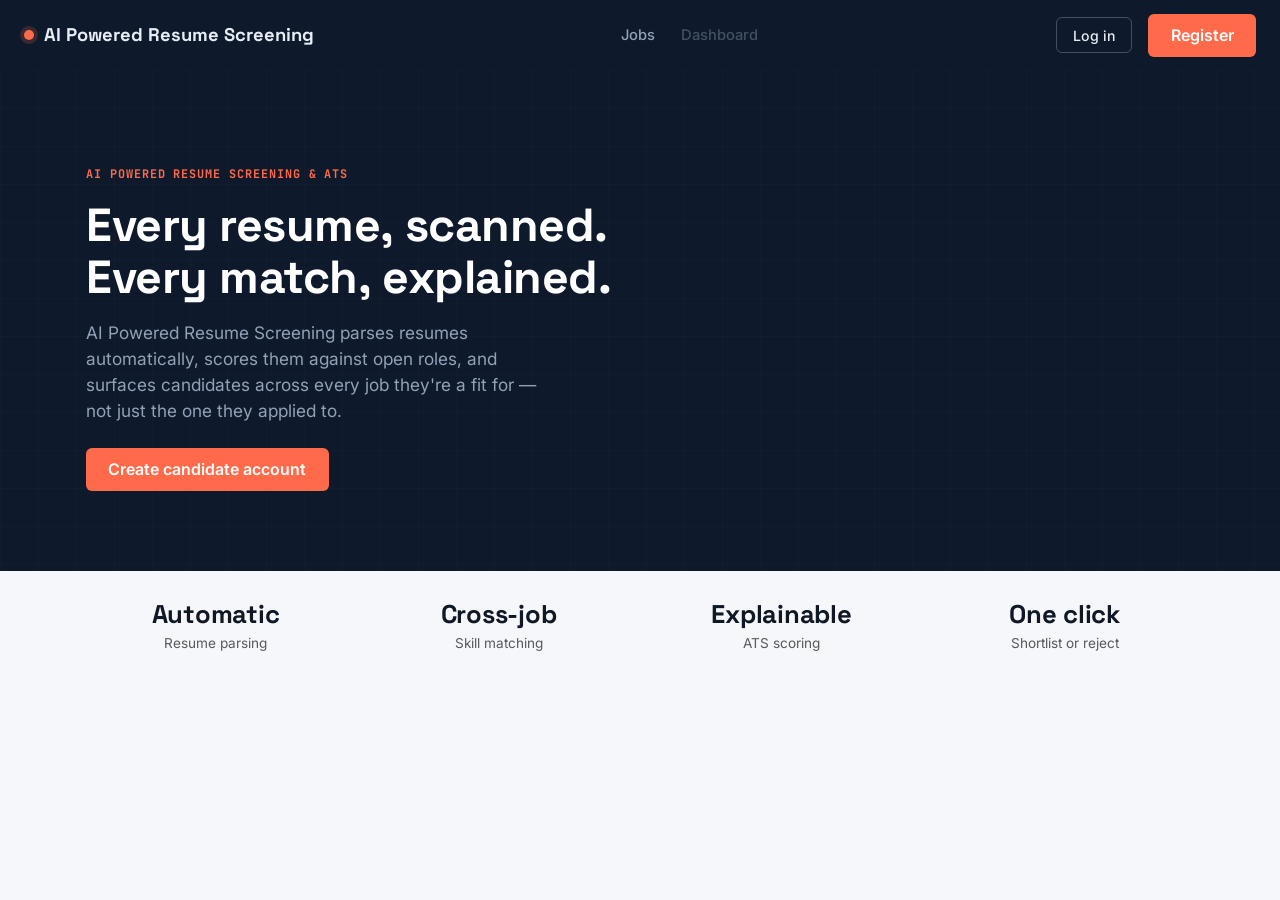
<file: frontend/index.html>
<!DOCTYPE html>
<html lang="en">
<head>
<meta charset="UTF-8">
<meta name="viewport" content="width=device-width, initial-scale=1.0">
<title>AI Powered Resume Screening &amp; Applicant Tracking</title>
<link rel="preconnect" href="https://fonts.googleapis.com">
<link href="https://fonts.googleapis.com/css2?family=Space+Grotesk:wght@500;700&family=Inter:wght@400;500;600;700&family=JetBrains+Mono:wght@500;700&display=swap" rel="stylesheet">
<link href="https://cdn.jsdelivr.net/npm/bootstrap@5.3.3/dist/css/bootstrap.min.css" rel="stylesheet">
<link rel="stylesheet" href="https://cdnjs.cloudflare.com/ajax/libs/font-awesome/6.5.2/css/all.min.css">
<link rel="stylesheet" href="css/style.css">
</head>
<body>

<div id="os-navbar-mount"></div>

<!-- Hero -->
<section class="hero" style="background: var(--ink); color: var(--text-on-ink); position: relative; overflow: hidden;">
  <div class="grid-bg" style="position:absolute; inset:0; opacity:0.25; background-image: linear-gradient(rgba(255,255,255,0.05) 1px, transparent 1px), linear-gradient(90deg, rgba(255,255,255,0.05) 1px, transparent 1px); background-size: 38px 38px;"></div>
  <div class="container position-relative" style="padding: 6rem 1rem 5rem;">
    <div class="row align-items-center g-5">
      <div class="col-lg-6">
        <div class="section-eyebrow mb-3">AI POWERED RESUME SCREENING &amp; ATS</div>
        <h1 class="font-display" style="font-size: 2.9rem; font-weight: 700; line-height: 1.12; color: #fff;">
          Every resume, scanned.<br>Every match, explained.
        </h1>
        <p class="mt-3" style="color: var(--text-on-ink-muted); font-size: 1.08rem; max-width: 480px;">
          AI Powered Resume Screening parses resumes automatically, scores them against open roles, and surfaces candidates across every job they're a fit for — not just the one they applied to.
        </p>
        <div class="d-flex gap-3 mt-4 flex-wrap">
          <a href="register.html" class="btn-os-primary">Create candidate account</a>
        </div>
      </div>
      <div class="col-lg-6">
          </div>
        </div>
      </div>
    </div>
  </div>
</section>

<!-- Stats strip -->
<!-- <section style="background: var(--surface); border-bottom: 1px solid var(--line);"> -->
  <div class="container py-4">
    <div class="row text-center g-3">
      <div class="col-6 col-md-3">
        <div class="font-display" style="font-size: 1.6rem; font-weight:700;">Automatic</div>
        <div class="text-muted" style="font-size: 0.85rem;">Resume parsing</div>
      </div>
      <div class="col-6 col-md-3">
        <div class="font-display" style="font-size: 1.6rem; font-weight:700;">Cross-job</div>
        <div class="text-muted" style="font-size: 0.85rem;">Skill matching</div>
      </div>
      <div class="col-6 col-md-3">
        <div class="font-display" style="font-size: 1.6rem; font-weight:700;">Explainable</div>
        <div class="text-muted" style="font-size: 0.85rem;">ATS scoring</div>
      </div>
      <div class="col-6 col-md-3">
        <div class="font-display" style="font-size: 1.6rem; font-weight:700;">One click</div>
        <div class="text-muted" style="font-size: 0.85rem;">Shortlist or reject</div>
      </div>
    </div>
  </div>
</section>
<script src="https://cdn.jsdelivr.net/npm/bootstrap@5.3.3/dist/js/bootstrap.bundle.min.js"></script>
<script src="js/api.js"></script>
<script src="js/ui.js"></script>
<script>
  window.__navActive = "";

  renderAtsGauge(document.getElementById("heroGauge"), 88, { size: "sm" });

  async function loadJobsPreview() {
    const mount = document.getElementById("jobsPreview");
    try {
      const jobs = await Api.listJobs("?page=1&page_size=3");
      if (!jobs.length) {
        mount.innerHTML = `<div class="col-12 text-muted">No open roles right now — check back soon.</div>`;
        return;
      }
      mount.innerHTML = jobs.map(j => `
        <div class="col-md-4">
          <div class="os-card h-100 d-flex flex-column">
            <h5 class="mb-1">${j.title}</h5>
            <div class="text-muted mb-2" style="font-size:0.85rem;"><i class="fa-regular fa-building me-1"></i>${j.company} · <i class="fa-solid fa-location-dot me-1"></i>${j.location || "Remote"}</div>
            <div class="mb-3">${(j.required_skills || []).slice(0,4).map(s => `<span class="skill-pill muted">${s}</span>`).join("")}</div>
            <a href="jobs.html?job=${j.id}" class="btn-os-outline mt-auto align-self-start">View role</a>
          </div>
        </div>
      `).join("");
    } catch (e) {
      mount.innerHTML = `<div class="col-12 text-muted">Couldn't load open roles right now.</div>`;
    }
  }
  loadJobsPreview();
</script>
</body>
</html>
</file>
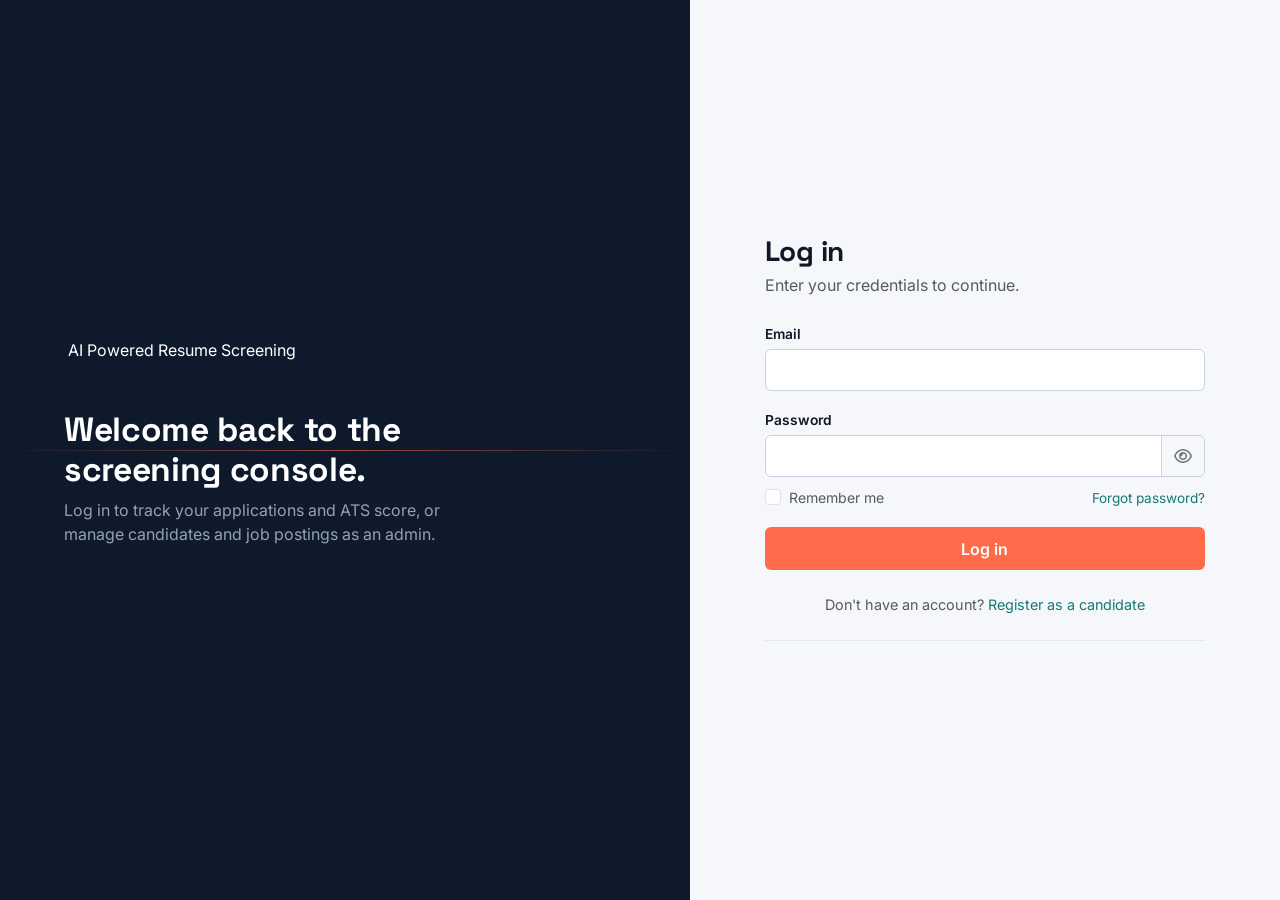
<file: frontend/admin-candidates.html>
<!DOCTYPE html>
<html lang="en">
<head>
<meta charset="UTF-8">
<meta name="viewport" content="width=device-width, initial-scale=1.0">
<title>Candidates — AI Powered Resume Screening Admin</title>
<link rel="preconnect" href="https://fonts.googleapis.com">
<link href="https://fonts.googleapis.com/css2?family=Space+Grotesk:wght@500;700&family=Inter:wght@400;500;600;700&family=JetBrains+Mono:wght@500;700&display=swap" rel="stylesheet">
<link href="https://cdn.jsdelivr.net/npm/bootstrap@5.3.3/dist/css/bootstrap.min.css" rel="stylesheet">
<link rel="stylesheet" href="https://cdnjs.cloudflare.com/ajax/libs/font-awesome/6.5.2/css/all.min.css">
<link rel="stylesheet" href="css/style.css">
</head>
<body>

<div id="os-navbar-mount"></div>

<div class="app-shell">
  <div id="os-sidebar-mount"></div>

  <main class="app-main">
    <div class="mb-4">
      <div class="section-eyebrow">CANDIDATE DATABASE</div>
      <h3 class="font-display mt-1" style="font-weight:700;">Candidates</h3>
    </div>

    <div class="os-card mb-3">
      <div class="row g-2">
        <div class="col-md-4"><input type="text" class="form-control" id="searchInput" placeholder="Search by name or email…"></div>
        <div class="col-md-3"><input type="text" class="form-control" id="skillInput" placeholder="Filter by skill (e.g. Java)"></div>
        <div class="col-md-2"><input type="number" min="0" class="form-control" id="minExpInput" placeholder="Min. years exp"></div>
        <div class="col-md-2"><input type="text" class="form-control" id="locationInput" placeholder="Location"></div>
        <div class="col-md-1"><button class="btn-os-primary w-100" id="searchBtn"><i class="fa-solid fa-magnifying-glass"></i></button></div>
      </div>
    </div>

    <div class="os-card-flush">
      <table class="os-table">
        <thead>
          <tr><th>Candidate</th><th>Experience</th><th>ATS Score</th><th>Skills</th><th>Applied Jobs</th><th></th></tr>
        </thead>
        <tbody id="candidatesTableBody">
          <tr><td colspan="6" class="text-center py-4 text-muted">Loading…</td></tr>
        </tbody>
      </table>
    </div>
  </main>
</div>

<!-- Candidate detail modal -->
<div class="modal fade" id="candidateModal" tabindex="-1">
  <div class="modal-dialog modal-lg modal-dialog-scrollable">
    <div class="modal-content" style="border-radius: var(--radius-md); border:none;">
      <div class="modal-header" style="border-bottom: 1px solid var(--line);">
        <h5 class="modal-title font-display" id="candidateModalTitle">Candidate</h5>
        <button type="button" class="btn-close" data-bs-dismiss="modal"></button>
      </div>
      <div class="modal-body" id="candidateModalBody">Loading…</div>
    </div>
  </div>
</div>

<script src="https://cdn.jsdelivr.net/npm/bootstrap@5.3.3/dist/js/bootstrap.bundle.min.js"></script>
<script src="js/api.js"></script>
<script src="js/ui.js"></script>
<script>
  if (!requireRole("admin")) { throw new Error("redirecting"); }
  window.__navActive = "dashboard";
  renderSidebar("candidates");

  async function loadCandidates() {
    const tbody = document.getElementById("candidatesTableBody");
    const params = new URLSearchParams({ page_size: "100" });
    const search = document.getElementById("searchInput").value.trim();
    const skill = document.getElementById("skillInput").value.trim();
    const minExp = document.getElementById("minExpInput").value;
    const location = document.getElementById("locationInput").value.trim();
    if (search) params.set("search", search);
    if (skill) params.set("skill", skill);
    if (minExp) params.set("min_experience", minExp);
    if (location) params.set("location", location);

    try {
      const candidates = await Api.adminListCandidates(`?${params.toString()}`);
      if (!candidates.length) {
        tbody.innerHTML = `<tr><td colspan="6" class="text-center py-4 text-muted">No candidates match these filters.</td></tr>`;
        return;
      }
      tbody.innerHTML = candidates.map(c => `
        <tr>
          <td>
            <div style="font-weight:600;">${c.full_name}</div>
            <div class="text-muted" style="font-size:0.8rem;">${c.email}</div>
          </td>
          <td>${c.years_experience} yrs</td>
          <td><span class="mono fw-bold" style="color: var(--signal);">${Math.round(c.ats_score)}</span></td>
          <td>${c.technical_skills.slice(0,4).map(s => `<span class="skill-pill muted">${s}</span>`).join("")}${c.technical_skills.length > 4 ? `<span class="text-muted" style="font-size:0.78rem;">+${c.technical_skills.length - 4}</span>` : ""}</td>
          <td class="mono">${c.applied_jobs_count}</td>
          <td class="text-end">
            <button class="btn btn-sm" title="View profile" onclick="openCandidateModal(${c.id})"><i class="fa-regular fa-eye"></i></button>
            ${c.resume_path ? `<a class="btn btn-sm" title="Download resume" href="${API_BASE}/${c.resume_path}" target="_blank"><i class="fa-solid fa-download"></i></a>` : ""}
            <button class="btn btn-sm text-danger" title="Remove candidate" onclick="deleteCandidate(${c.id})"><i class="fa-solid fa-trash"></i></button>
          </td>
        </tr>
      `).join("");
    } catch (e) {
      tbody.innerHTML = `<tr><td colspan="6" class="text-center py-4 text-muted">Couldn't load candidates.</td></tr>`;
    }
  }

  document.getElementById("searchBtn").addEventListener("click", loadCandidates);
  [...document.querySelectorAll("#searchInput,#skillInput,#minExpInput,#locationInput")].forEach(el =>
    el.addEventListener("keydown", (e) => { if (e.key === "Enter") loadCandidates(); })
  );

  async function openCandidateModal(id) {
    const modal = new bootstrap.Modal(document.getElementById("candidateModal"));
    const body = document.getElementById("candidateModalBody");
    body.innerHTML = `<div class="skeleton" style="height:160px;"></div>`;
    modal.show();

    try {
      const c = await Api.adminGetCandidate(id);
      document.getElementById("candidateModalTitle").textContent = c.full_name;

      const rd = c.resume_data;
      const section = (label, items) => items && items.length ? `
        <div class="mb-3"><div class="text-muted text-uppercase" style="font-size:0.7rem; letter-spacing:0.04em; font-weight:700;">${label}</div>
        <div class="mt-1">${items.map(i => `<div style="font-size:0.85rem;">• ${i}</div>`).join("")}</div></div>` : "";

      body.innerHTML = `
        <div class="d-flex gap-3 align-items-center mb-3">
          <div id="candGaugeMount"></div>
          <div>
            <div class="text-muted" style="font-size:0.85rem;"><i class="fa-regular fa-envelope me-1"></i>${c.email} &nbsp; <i class="fa-solid fa-phone ms-2 me-1"></i>${c.phone || "—"}</div>
            <div class="text-muted" style="font-size:0.85rem;"><i class="fa-solid fa-location-dot me-1"></i>${c.location || "—"} &nbsp; <i class="fa-solid fa-briefcase ms-2 me-1"></i>${c.years_experience} yrs · ${c.current_designation || "—"} ${c.current_company ? "at " + c.current_company : ""}</div>
          </div>
        </div>
        <div class="mb-3">${(c.technical_skills || []).map(s => `<span class="skill-pill">${s}</span>`).join("") || "<span class='text-muted'>No skills listed</span>"}</div>
        <div class="row g-2 mb-3">
          ${c.linkedin_url ? `<div class="col-auto"><a href="${c.linkedin_url}" target="_blank" class="btn-os-outline" style="padding:0.3rem 0.8rem; font-size:0.8rem;"><i class="fa-brands fa-linkedin me-1"></i>LinkedIn</a></div>` : ""}
          ${c.github_url ? `<div class="col-auto"><a href="${c.github_url}" target="_blank" class="btn-os-outline" style="padding:0.3rem 0.8rem; font-size:0.8rem;"><i class="fa-brands fa-github me-1"></i>GitHub</a></div>` : ""}
          ${c.portfolio_url ? `<div class="col-auto"><a href="${c.portfolio_url}" target="_blank" class="btn-os-outline" style="padding:0.3rem 0.8rem; font-size:0.8rem;"><i class="fa-solid fa-globe me-1"></i>Portfolio</a></div>` : ""}
          ${c.resume_path ? `<div class="col-auto"><a href="${API_BASE}/${c.resume_path}" target="_blank" class="btn-os-primary" style="padding:0.3rem 0.8rem; font-size:0.8rem;"><i class="fa-solid fa-file-pdf me-1"></i>View resume</a></div>` : ""}
        </div>
        <hr class="divider-line">
        ${rd ? `
          ${section("Education", rd.education)}
          ${section("Experience", rd.experience)}
          ${section("Projects", rd.projects)}
          ${section("Certifications", rd.certifications)}
        ` : `<div class="text-muted">No resume uploaded yet.</div>`}
      `;
      renderAtsGauge(document.getElementById("candGaugeMount"), c.ats_score, { size: "sm" });
    } catch (e) {
      body.innerHTML = `<div class="empty-state"><i class="fa-solid fa-triangle-exclamation"></i>Couldn't load this candidate.</div>`;
    }
  }
  window.openCandidateModal = openCandidateModal;

  async function deleteCandidate(id) {
    if (!confirm("Remove this candidate? This deletes their account, profile, and applications.")) return;
    try {
      await Api.adminDeleteCandidate(id);
      showToast("Candidate removed", "success");
      loadCandidates();
    } catch (e) { showToast(e.message, "error"); }
  }
  window.deleteCandidate = deleteCandidate;

  loadCandidates();
</script>
</body>
</html>
</file>
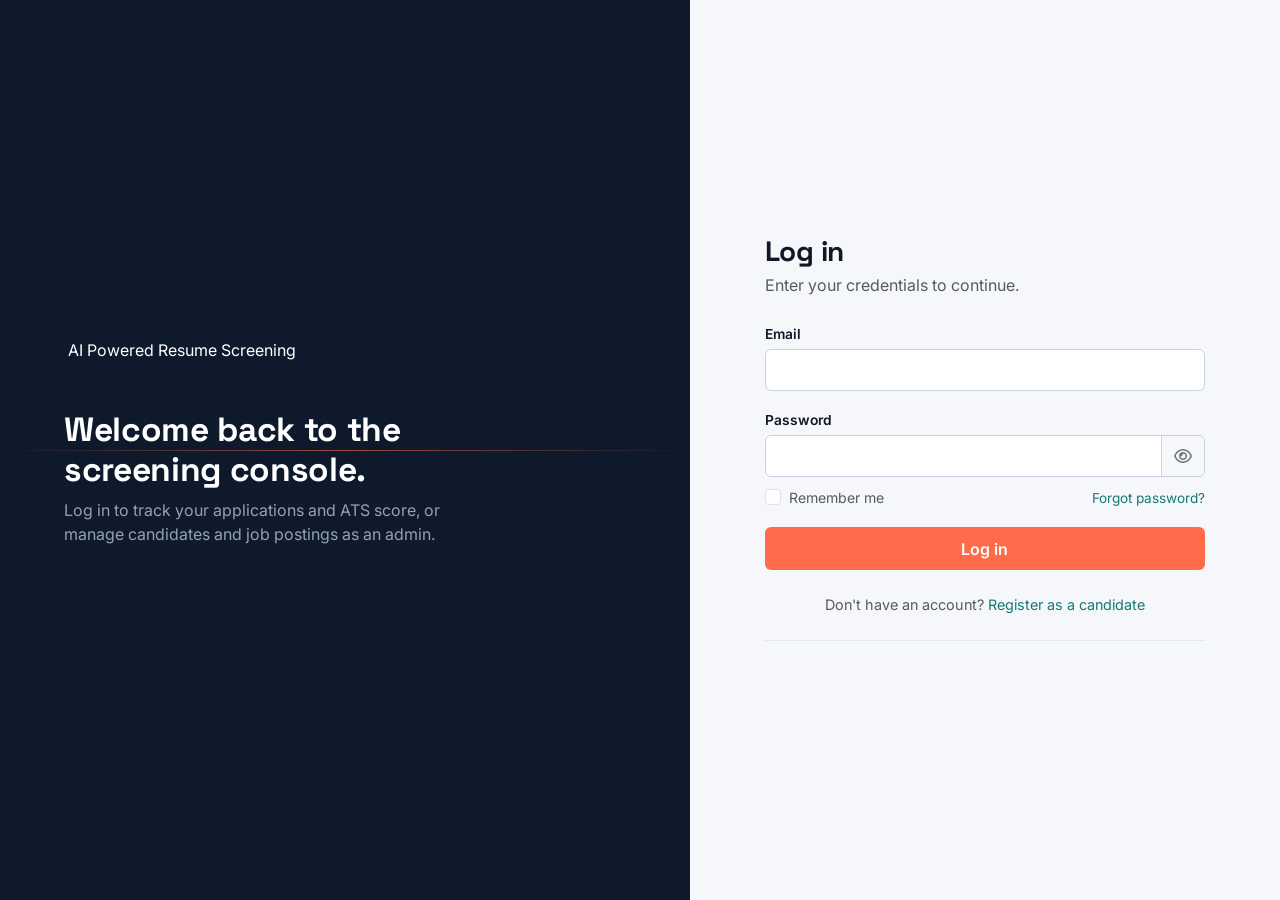
<file: frontend/admin-job-candidates.html>
<!DOCTYPE html>
<html lang="en">
<head>
<meta charset="UTF-8">
<meta name="viewport" content="width=device-width, initial-scale=1.0">
<title>Ranked Candidates — AI Powered Resume Screening Admin</title>
<link rel="preconnect" href="https://fonts.googleapis.com">
<link href="https://fonts.googleapis.com/css2?family=Space+Grotesk:wght@500;700&family=Inter:wght@400;500;600;700&family=JetBrains+Mono:wght@500;700&display=swap" rel="stylesheet">
<link href="https://cdn.jsdelivr.net/npm/bootstrap@5.3.3/dist/css/bootstrap.min.css" rel="stylesheet">
<link rel="stylesheet" href="https://cdnjs.cloudflare.com/ajax/libs/font-awesome/6.5.2/css/all.min.css">
<link rel="stylesheet" href="css/style.css">
</head>
<body>

<div id="os-navbar-mount"></div>

<div class="app-shell">
  <div id="os-sidebar-mount"></div>

  <main class="app-main">
    <a href="admin-jobs.html" class="text-muted d-inline-block mb-3" style="font-size:0.85rem;"><i class="fa-solid fa-arrow-left me-1"></i>Back to job postings</a>

    <div class="mb-4">
      <div class="section-eyebrow">TOP MATCHING CANDIDATES</div>
      <h3 class="font-display mt-1" style="font-weight:700;" id="jobTitleHeading">Loading job…</h3>
      <div class="text-muted" id="jobSubheading"></div>
    </div>

    <div class="os-card-flush">
      <table class="os-table">
        <thead>
          <tr>
            <th>Rank</th><th>Candidate</th><th>ATS Score</th><th>Match Score</th>
            <th>Matched Skills</th><th>Missing Skills</th><th>Experience</th><th>Status</th><th></th>
          </tr>
        </thead>
        <tbody id="candidatesTableBody">
          <tr><td colspan="9" class="text-center py-4 text-muted">Loading…</td></tr>
        </tbody>
      </table>
    </div>
  </main>
</div>

<script src="https://cdn.jsdelivr.net/npm/bootstrap@5.3.3/dist/js/bootstrap.bundle.min.js"></script>
<script src="js/api.js"></script>
<script src="js/ui.js"></script>
<script>
  if (!requireRole("admin")) { throw new Error("redirecting"); }
  window.__navActive = "dashboard";
  renderSidebar("jobs");

  const jobId = new URLSearchParams(window.location.search).get("job");
  if (!jobId) { window.location.href = "admin-jobs.html"; }

  const STATUS_OPTIONS = ["applied", "shortlisted", "interview_scheduled", "selected", "offer_released", "joined", "rejected"];

  async function load() {
    try {
      const [job, ranked] = await Promise.all([Api.getJob(jobId), Api.getRankedCandidates(jobId)]);

      document.getElementById("jobTitleHeading").textContent = job.title;
      document.getElementById("jobSubheading").textContent = `${job.company} · ${job.location || "Remote"} · ${ranked.length} applicant${ranked.length === 1 ? "" : "s"}`;

      const tbody = document.getElementById("candidatesTableBody");
      if (!ranked.length) {
        tbody.innerHTML = `<tr><td colspan="9" class="text-center py-4 text-muted">No applications yet for this role.</td></tr>`;
        return;
      }

      tbody.innerHTML = ranked.map((r, idx) => `
        <tr>
          <td class="mono fw-bold">#${idx + 1}</td>
          <td>
            <div style="font-weight:600;">${r.full_name}</div>
            <div class="text-muted" style="font-size:0.78rem;">${r.email}</div>
          </td>
          <td class="mono">${Math.round(r.ats_score)}</td>
          <td><span class="mono fw-bold" style="color: var(--signal);">${Math.round(r.recommendation_score)}%</span></td>
          <td>${r.matched_skills.slice(0,4).map(s => `<span class="skill-pill">${s}</span>`).join("") || "<span class='text-muted'>—</span>"}</td>
          <td>${r.missing_skills.slice(0,4).map(s => `<span class="skill-pill missing">${s}</span>`).join("") || "<span class='text-muted'>None</span>"}</td>
          <td>${r.years_experience} yrs</td>
          <td>
            <select class="form-select form-select-sm" style="font-size:0.78rem; min-width:150px;" onchange="updateStatus(${r.application_id}, this.value)">
              ${STATUS_OPTIONS.map(s => `<option value="${s}" ${s === r.application_status ? "selected" : ""}>${statusLabel(s)}</option>`).join("")}
            </select>
          </td>
          <td class="text-end">
            <button class="btn btn-sm" title="View candidate" onclick="window.open('admin-candidates.html', '_self')"><i class="fa-regular fa-eye"></i></button>
          </td>
        </tr>
      `).join("");
    } catch (e) {
      showToast(e.message, "error");
    }
  }

  async function updateStatus(applicationId, status) {
    try {
      await Api.updateApplicationStatus(applicationId, status);
      showToast(`Status updated to "${statusLabel(status)}"`, "success");
    } catch (e) {
      showToast(e.message, "error");
      load();
    }
  }
  window.updateStatus = updateStatus;

  load();
</script>
</body>
</html>
</file>
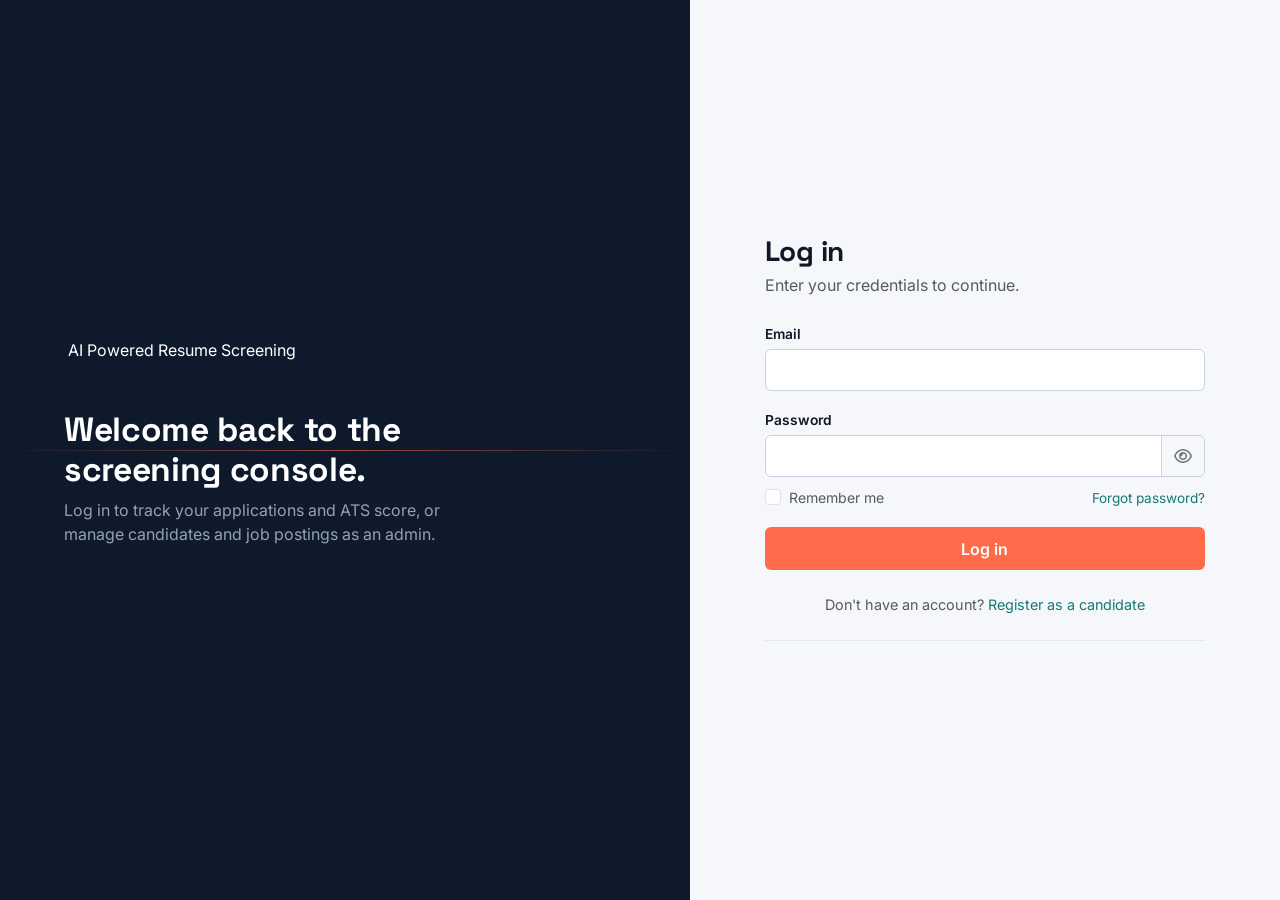
<file: frontend/admin-jobs.html>
<!DOCTYPE html>
<html lang="en">
<head>
<meta charset="UTF-8">
<meta name="viewport" content="width=device-width, initial-scale=1.0">
<title>Job Postings — AI Powered Resume Screening  Admin</title>
<link rel="preconnect" href="https://fonts.googleapis.com">
<link href="https://fonts.googleapis.com/css2?family=Space+Grotesk:wght@500;700&family=Inter:wght@400;500;600;700&family=JetBrains+Mono:wght@500;700&display=swap" rel="stylesheet">
<link href="https://cdn.jsdelivr.net/npm/bootstrap@5.3.3/dist/css/bootstrap.min.css" rel="stylesheet">
<link rel="stylesheet" href="https://cdnjs.cloudflare.com/ajax/libs/font-awesome/6.5.2/css/all.min.css">
<link rel="stylesheet" href="css/style.css">
</head>
<body>

<div id="os-navbar-mount"></div>

<div class="app-shell">
  <div id="os-sidebar-mount"></div>

  <main class="app-main">
    <div class="d-flex justify-content-between align-items-start flex-wrap gap-2 mb-4">
      <div>
        <div class="section-eyebrow">JOB POSTINGS</div>
        <h3 class="font-display mt-1" style="font-weight:700;">Manage open roles</h3>
      </div>
      <button class="btn-os-primary" id="newJobBtn"><i class="fa-solid fa-plus me-2"></i>Post a job</button>
    </div>

    <div class="os-card mb-3">
      <div class="row g-2">
        <div class="col-md-6"><input type="text" class="form-control" id="searchInput" placeholder="Search by title, company, or location…"></div>
        <div class="col-md-3">
          <select class="form-select" id="statusFilter">
            <option value="">All statuses</option>
            <option value="open">Open</option>
            <option value="closed">Closed</option>
          </select>
        </div>
        <div class="col-md-3"><button class="btn-os-outline w-100" id="searchBtn">Search</button></div>
      </div>
    </div>

    <div class="os-card-flush">
      <table class="os-table">
        <thead>
          <tr>
            <th>Title</th><th>Location</th><th>Type</th><th>Required Skills</th>
            <th>Applicants</th><th>Status</th><th>Posted</th><th></th>
          </tr>
        </thead>
        <tbody id="jobsTableBody">
          <tr><td colspan="8" class="text-muted text-center py-4">Loading…</td></tr>
        </tbody>
      </table>
    </div>
  </main>
</div>

<!-- Create/Edit Job Modal -->
<div class="modal fade" id="jobFormModal" tabindex="-1">
  <div class="modal-dialog modal-lg modal-dialog-scrollable">
    <div class="modal-content" style="border-radius: var(--radius-md); border:none;">
      <div class="modal-header" style="border-bottom: 1px solid var(--line);">
        <h5 class="modal-title font-display" id="jobFormTitle">Post a job</h5>
        <button type="button" class="btn-close" data-bs-dismiss="modal"></button>
      </div>
      <div class="modal-body">
        <form id="jobForm">
          <input type="hidden" id="jobId">
          <div class="row g-3">
            <div class="col-md-6"><label class="form-label">Job title *</label><input class="form-control" id="title" required></div>
            <div class="col-md-6"><label class="form-label">Company</label><input class="form-control" id="company" value="OctoSafes"></div>
            <div class="col-md-4"><label class="form-label">Location</label><input class="form-control" id="location"></div>
            <div class="col-md-4">
              <label class="form-label">Employment type</label>
              <select class="form-select" id="employmentType">
                <option>Full-time</option><option>Part-time</option><option>Internship</option><option>Contract</option>
              </select>
            </div>
            <div class="col-md-4"><label class="form-label">Salary (annual)</label><input type="number" min="0" class="form-control" id="salary"></div>
            <div class="col-md-6"><label class="form-label">Required experience (years)</label><input type="number" min="0" step="0.5" class="form-control" id="requiredExperience" value="0"></div>
            <div class="col-md-6"><label class="form-label">Closing date</label><input type="date" class="form-control" id="closingDate"></div>
            <div class="col-12"><label class="form-label">Required skills <span class="text-muted fw-normal">(comma separated)</span></label><input class="form-control" id="requiredSkills" placeholder="Java, Spring Boot, SQL"></div>
            <div class="col-12"><label class="form-label">Responsibilities</label><textarea class="form-control" id="responsibilities" rows="3"></textarea></div>
            <div class="col-12"><label class="form-label">Description</label><textarea class="form-control" id="description" rows="3"></textarea></div>
            <div class="col-md-6" id="statusFieldWrap" style="display:none;">
              <label class="form-label">Status</label>
              <select class="form-select" id="jobStatus"><option value="open">Open</option><option value="closed">Closed</option></select>
            </div>
          </div>
          <button type="submit" class="btn-os-primary mt-3" id="jobFormSubmitBtn">Post job</button>
        </form>
      </div>
    </div>
  </div>
</div>

<script src="https://cdn.jsdelivr.net/npm/bootstrap@5.3.3/dist/js/bootstrap.bundle.min.js"></script>
<script src="js/api.js"></script>
<script src="js/ui.js"></script>
<script>
  if (!requireRole("admin")) { throw new Error("redirecting"); }
  window.__navActive = "dashboard";
  renderSidebar("jobs");

  let editingJobId = null;
  const jobFormModal = new bootstrap.Modal(document.getElementById("jobFormModal"));

  async function loadJobs() {
    const tbody = document.getElementById("jobsTableBody");
    const search = document.getElementById("searchInput").value.trim();
    const status = document.getElementById("statusFilter").value;

    try {
      // The public listing endpoint defaults to open-only when no status is given,
      // so "All statuses" fetches open + closed separately and merges them.
      let jobs;
      if (!status) {
        const [openJobs, closedJobs] = await Promise.all([
          Api.listJobs(`?page_size=100${search ? "&search=" + encodeURIComponent(search) : ""}&status=open`),
          Api.listJobs(`?page_size=100${search ? "&search=" + encodeURIComponent(search) : ""}&status=closed`),
        ]);
        jobs = [...openJobs, ...closedJobs];
      } else {
        jobs = await Api.listJobs(`?page_size=100${search ? "&search=" + encodeURIComponent(search) : ""}&status=${status}`);
      }

      if (!jobs.length) {
        tbody.innerHTML = `<tr><td colspan="8" class="text-center py-4 text-muted">No job postings yet. Click "Post a job" to add one.</td></tr>`;
        return;
      }

      tbody.innerHTML = jobs.map(j => `
        <tr>
          <td style="font-weight:600;">${j.title}</td>
          <td>${j.location || "Remote"}</td>
          <td>${j.employment_type}</td>
          <td>${(j.required_skills || []).slice(0,3).map(s => `<span class="skill-pill muted">${s}</span>`).join("")}${j.required_skills.length > 3 ? `<span class="text-muted" style="font-size:0.78rem;">+${j.required_skills.length - 3}</span>` : ""}</td>
          <td><a href="admin-job-candidates.html?job=${j.id}" class="mono">${j.applicants_count}</a></td>
          <td><span class="status-pill ${j.status === 'open' ? 'status-shortlisted' : 'status-rejected'}">${j.status}</span></td>
          <td class="text-muted">${formatDate(j.posted_date)}</td>
          <td class="text-end">
            <button class="btn btn-sm" title="View candidates" onclick="window.location.href='admin-job-candidates.html?job=${j.id}'"><i class="fa-solid fa-users"></i></button>
            <button class="btn btn-sm" title="Edit" onclick="openEditJob(${j.id})"><i class="fa-solid fa-pen"></i></button>
            <button class="btn btn-sm text-danger" title="Delete" onclick="deleteJob(${j.id})"><i class="fa-solid fa-trash"></i></button>
          </td>
        </tr>
      `).join("");
    } catch (e) {
      tbody.innerHTML = `<tr><td colspan="8" class="text-center py-4 text-muted">Couldn't load jobs.</td></tr>`;
    }
  }

  document.getElementById("searchBtn").addEventListener("click", loadJobs);
  document.getElementById("statusFilter").addEventListener("change", loadJobs);

  function resetJobForm() {
    editingJobId = null;
    document.getElementById("jobForm").reset();
    document.getElementById("company").value = "OctoSafes";
    document.getElementById("jobFormTitle").textContent = "Post a job";
    document.getElementById("jobFormSubmitBtn").textContent = "Post job";
    document.getElementById("statusFieldWrap").style.display = "none";
  }

  document.getElementById("newJobBtn").addEventListener("click", () => {
    resetJobForm();
    jobFormModal.show();
  });

  async function openEditJob(id) {
    try {
      const job = await Api.getJob(id);
      editingJobId = id;
      document.getElementById("jobFormTitle").textContent = "Edit job posting";
      document.getElementById("jobFormSubmitBtn").textContent = "Save changes";
      document.getElementById("statusFieldWrap").style.display = "block";

      document.getElementById("title").value = job.title;
      document.getElementById("company").value = job.company;
      document.getElementById("location").value = job.location || "";
      document.getElementById("employmentType").value = job.employment_type;
      document.getElementById("salary").value = job.salary || "";
      document.getElementById("requiredExperience").value = job.required_experience;
      document.getElementById("closingDate").value = job.closing_date ? job.closing_date.split("T")[0] : "";
      document.getElementById("requiredSkills").value = (job.required_skills || []).join(", ");
      document.getElementById("responsibilities").value = job.responsibilities || "";
      document.getElementById("description").value = job.description || "";
      document.getElementById("jobStatus").value = job.status;

      jobFormModal.show();
    } catch (e) { showToast(e.message, "error"); }
  }
  window.openEditJob = openEditJob;

  async function deleteJob(id) {
    if (!confirm("Delete this job posting? This also removes its applications.")) return;
    try {
      await Api.deleteJob(id);
      showToast("Job deleted", "success");
      loadJobs();
    } catch (e) { showToast(e.message, "error"); }
  }
  window.deleteJob = deleteJob;

  document.getElementById("jobForm").addEventListener("submit", async (e) => {
    e.preventDefault();
    const btn = document.getElementById("jobFormSubmitBtn");
    btn.disabled = true;

    const payload = {
      title: document.getElementById("title").value.trim(),
      company: document.getElementById("company").value.trim() || "OctoSafes",
      location: document.getElementById("location").value.trim() || null,
      employment_type: document.getElementById("employmentType").value,
      salary: document.getElementById("salary").value ? parseFloat(document.getElementById("salary").value) : null,
      required_experience: parseFloat(document.getElementById("requiredExperience").value) || 0,
      required_skills: document.getElementById("requiredSkills").value.split(",").map(s => s.trim()).filter(Boolean),
      responsibilities: document.getElementById("responsibilities").value.trim() || null,
      description: document.getElementById("description").value.trim() || null,
      closing_date: document.getElementById("closingDate").value ? new Date(document.getElementById("closingDate").value).toISOString() : null,
    };

    try {
      if (editingJobId) {
        payload.status = document.getElementById("jobStatus").value;
        await Api.updateJob(editingJobId, payload);
        showToast("Job updated", "success");
      } else {
        await Api.createJob(payload);
        showToast("Job posted", "success");
      }
      jobFormModal.hide();
      loadJobs();
    } catch (e) { showToast(e.message, "error"); }
    finally { btn.disabled = false; }
  });

  loadJobs();
</script>
</body>
</html>
</file>
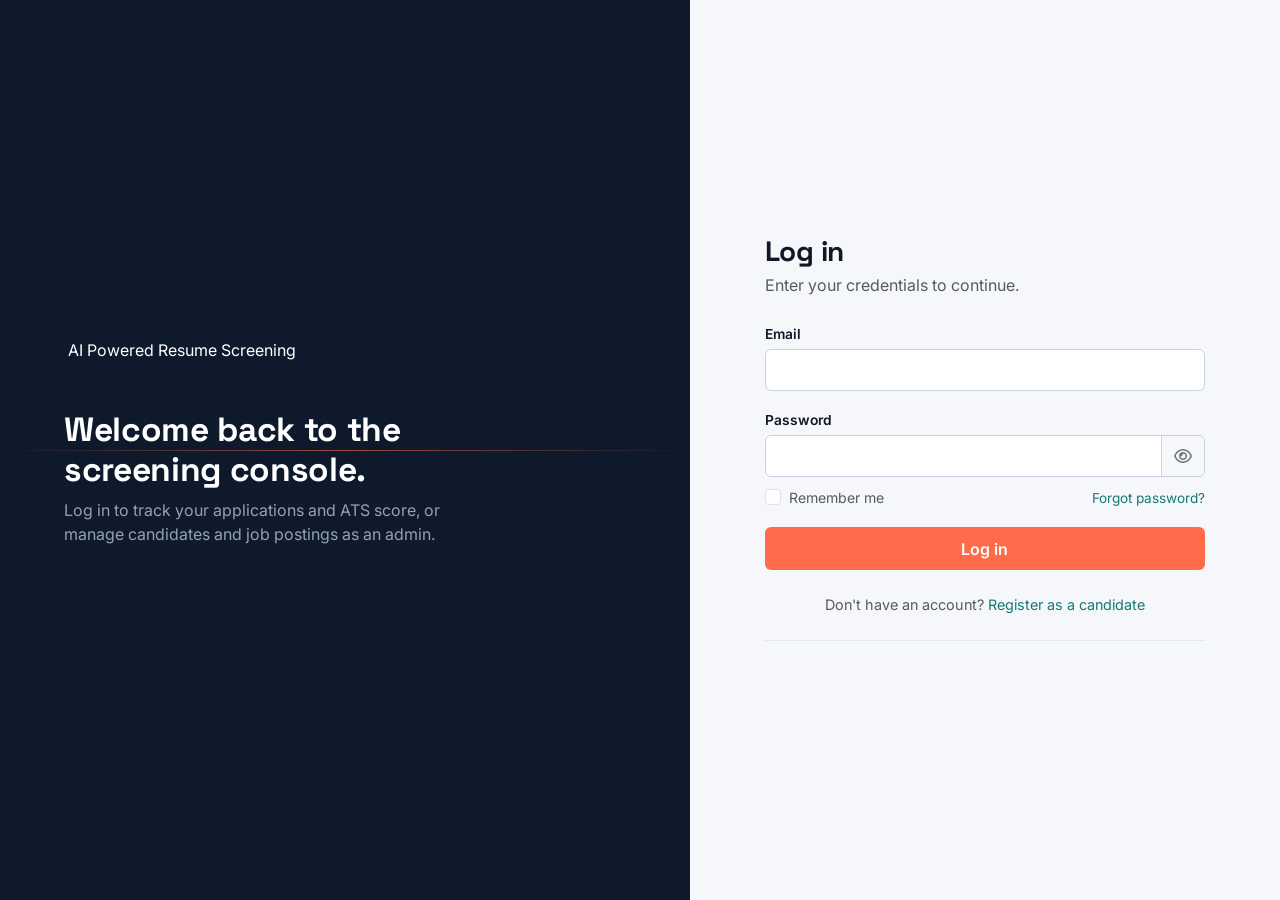
<file: frontend/applications.html>
<!DOCTYPE html>
<html lang="en">
<head>
<meta charset="UTF-8">
<meta name="viewport" content="width=device-width, initial-scale=1.0">
<title>My Applications — AI Powered Resume Screening</title>
<link rel="preconnect" href="https://fonts.googleapis.com">
<link href="https://fonts.googleapis.com/css2?family=Space+Grotesk:wght@500;700&family=Inter:wght@400;500;600;700&family=JetBrains+Mono:wght@500;700&display=swap" rel="stylesheet">
<link href="https://cdn.jsdelivr.net/npm/bootstrap@5.3.3/dist/css/bootstrap.min.css" rel="stylesheet">
<link rel="stylesheet" href="https://cdnjs.cloudflare.com/ajax/libs/font-awesome/6.5.2/css/all.min.css">
<link rel="stylesheet" href="css/style.css">
</head>
<body>

<div id="os-navbar-mount"></div>

<div class="app-shell">
  <div id="os-sidebar-mount"></div>

  <main class="app-main">
    <div class="mb-4">
      <div class="section-eyebrow">TRACK YOUR PROGRESS</div>
      <h3 class="font-display mt-1" style="font-weight:700;">My applications</h3>
    </div>

    <div class="row g-2 mb-4" id="statusCards"></div>

    <div class="os-card-flush">
      <div class="d-flex gap-2 p-3 flex-wrap" id="statusTabs"></div>
      <div id="applicationsList"></div>
    </div>
  </main>
</div>

<script src="https://cdn.jsdelivr.net/npm/bootstrap@5.3.3/dist/js/bootstrap.bundle.min.js"></script>
<script src="js/api.js"></script>
<script src="js/ui.js"></script>
<script>
  if (!requireRole("candidate")) { throw new Error("redirecting"); }
  window.__navActive = "dashboard";
  renderSidebar("applications");

  const STATUS_ORDER = ["applied", "shortlisted", "interview_scheduled", "selected", "offer_released", "joined", "rejected"];
  const STATUS_ICONS = {
    applied: "fa-regular fa-paper-plane", shortlisted: "fa-regular fa-star", interview_scheduled: "fa-regular fa-calendar",
    selected: "fa-solid fa-check", offer_released: "fa-solid fa-file-signature", joined: "fa-solid fa-handshake", rejected: "fa-solid fa-xmark",
  };

  let allApplications = [];
  let activeFilter = "all";

  function renderStatusCards() {
    const counts = {};
    STATUS_ORDER.forEach(s => counts[s] = 0);
    allApplications.forEach(a => counts[a.status] = (counts[a.status] || 0) + 1);

    const mount = document.getElementById("statusCards");
    mount.innerHTML = STATUS_ORDER.map(s => `
      <div class="col-6 col-md-3 col-lg-auto flex-grow-1">
        <div class="stat-card text-center" style="cursor:pointer;" onclick="setFilter('${s}')">
          <i class="${STATUS_ICONS[s]} mb-2" style="color: var(--signal);"></i>
          <div class="stat-value" style="font-size:1.4rem;">${counts[s]}</div>
          <div class="stat-label">${statusLabel(s)}</div>
        </div>
      </div>
    `).join("");
  }

  function renderTabs() {
    const mount = document.getElementById("statusTabs");
    const tabs = ["all", ...STATUS_ORDER];
    mount.innerHTML = tabs.map(t => `
      <button class="btn-os-outline ${activeFilter === t ? 'active' : ''}" style="padding:0.35rem 0.9rem; font-size:0.82rem; ${activeFilter === t ? 'background:var(--ink); color:#fff; border-color:var(--ink);' : ''}" onclick="setFilter('${t}')">
        ${t === "all" ? "All" : statusLabel(t)}
      </button>
    `).join("");
  }

  function setFilter(status) {
    activeFilter = status;
    renderTabs();
    renderList();
  }
  window.setFilter = setFilter;

  function renderList() {
    const mount = document.getElementById("applicationsList");
    const filtered = activeFilter === "all" ? allApplications : allApplications.filter(a => a.status === activeFilter);

    if (!filtered.length) {
      mount.innerHTML = `<div class="empty-state"><i class="fa-regular fa-folder-open"></i>No applications in this status yet.<br><a href="jobs.html" class="btn-os-primary mt-3 d-inline-block">Browse open jobs</a></div>`;
      return;
    }

    mount.innerHTML = filtered.sort((a,b) => new Date(b.applied_at) - new Date(a.applied_at)).map(a => `
      <div class="d-flex justify-content-between align-items-center p-3" style="border-bottom: 1px solid var(--line);">
        <div>
          <div class="d-flex align-items-center gap-2">
            <span style="font-weight:700;">${a.job_title}</span>
            <span class="status-pill status-${a.status}">${statusLabel(a.status)}</span>
          </div>
          <div class="text-muted" style="font-size:0.82rem;">${a.company} · Applied ${formatDate(a.applied_at)}</div>
          <div class="mt-1">${a.matched_skills.slice(0,5).map(s => `<span class="skill-pill">${s}</span>`).join("")}</div>
        </div>
        <div class="text-end">
          <div class="mono fw-bold" style="color: var(--signal);">${Math.round(a.recommendation_score)}%</div>
          <div class="text-muted" style="font-size:0.72rem;">match score</div>
        </div>
      </div>
    `).join("");
  }

  async function loadApplications() {
    try {
      allApplications = await Api.myApplications();
      renderStatusCards();
      renderTabs();
      renderList();
    } catch (e) { showToast(e.message, "error"); }
  }
  loadApplications();
</script>
</body>
</html>
</file>
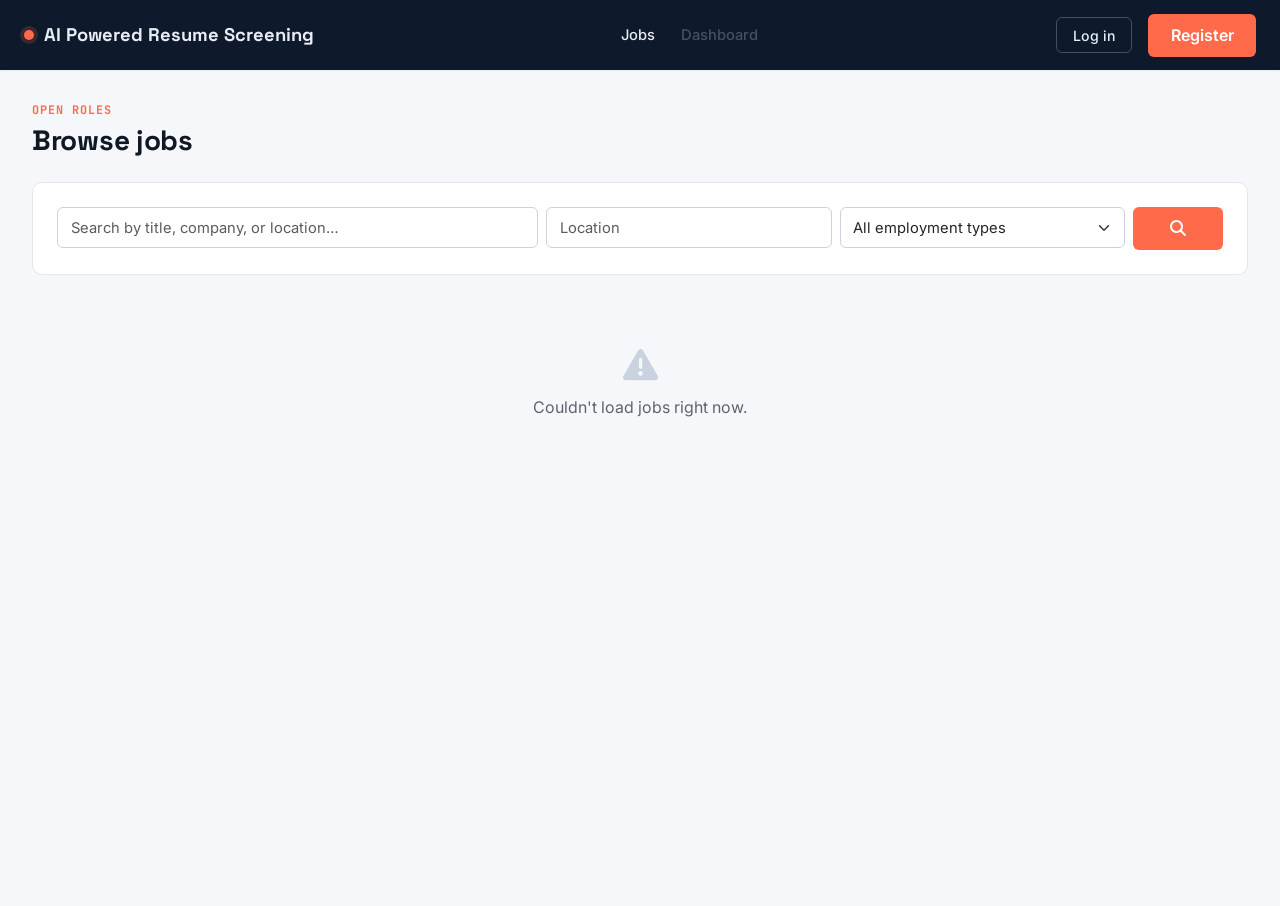
<file: frontend/jobs.html>
<!DOCTYPE html>
<html lang="en">
<head>
<meta charset="UTF-8">
<meta name="viewport" content="width=device-width, initial-scale=1.0">
<title>Browse Jobs — AI Powered Resume Screening</title>
<link rel="preconnect" href="https://fonts.googleapis.com">
<link href="https://fonts.googleapis.com/css2?family=Space+Grotesk:wght@500;700&family=Inter:wght@400;500;600;700&family=JetBrains+Mono:wght@500;700&display=swap" rel="stylesheet">
<link href="https://cdn.jsdelivr.net/npm/bootstrap@5.3.3/dist/css/bootstrap.min.css" rel="stylesheet">
<link rel="stylesheet" href="https://cdnjs.cloudflare.com/ajax/libs/font-awesome/6.5.2/css/all.min.css">
<link rel="stylesheet" href="css/style.css">
</head>
<body>

<div id="os-navbar-mount"></div>

<div class="app-shell">
  <div id="os-sidebar-mount"></div>

  <main class="app-main">
    <div class="mb-4">
      <div class="section-eyebrow">OPEN ROLES</div>
      <h3 class="font-display mt-1" style="font-weight:700;">Browse jobs</h3>
    </div>

    <div class="os-card mb-4">
      <div class="row g-2">
        <div class="col-md-5">
          <input type="text" class="form-control" id="searchInput" placeholder="Search by title, company, or location…">
        </div>
        <div class="col-md-3">
          <input type="text" class="form-control" id="locationInput" placeholder="Location">
        </div>
        <div class="col-md-3">
          <select class="form-select" id="employmentTypeInput">
            <option value="">All employment types</option>
            <option>Full-time</option>
            <option>Part-time</option>
            <option>Internship</option>
            <option>Contract</option>
          </select>
        </div>
        <div class="col-md-1">
          <button class="btn-os-primary w-100" id="searchBtn"><i class="fa-solid fa-magnifying-glass"></i></button>
        </div>
      </div>
    </div>

    <div id="jobsList" class="row g-3">
      <div class="col-12"><div class="skeleton" style="height:100px;"></div></div>
    </div>
  </main>
</div>

<!-- Job details / apply modal -->
<div class="modal fade" id="jobModal" tabindex="-1">
  <div class="modal-dialog modal-lg modal-dialog-scrollable">
    <div class="modal-content" style="border-radius: var(--radius-md); border: none;">
      <div class="modal-header" style="border-bottom: 1px solid var(--line);">
        <h5 class="modal-title font-display" id="jobModalTitle">Job title</h5>
        <button type="button" class="btn-close" data-bs-dismiss="modal"></button>
      </div>
      <div class="modal-body" id="jobModalBody">
        Loading…
      </div>
    </div>
  </div>
</div>

<script src="https://cdn.jsdelivr.net/npm/bootstrap@5.3.3/dist/js/bootstrap.bundle.min.js"></script>
<script src="js/api.js"></script>
<script src="js/ui.js"></script>
<script>
  window.__navActive = "jobs";
  if (Auth.isLoggedIn() && Auth.getRole() === "candidate") renderSidebar("jobs");

  let myProfile = null;
  let myApplications = [];

  function jobCard(job) {
    const alreadyApplied = myApplications.some(a => a.job_id === job.id);
    return `
      <div class="col-md-6 col-lg-4">
        <div class="os-card h-100 d-flex flex-column">
          <div class="d-flex justify-content-between align-items-start">
            <h5 class="mb-1">${job.title}</h5>
            ${alreadyApplied ? '<span class="status-pill status-applied">Applied</span>' : ''}
          </div>
          <div class="text-muted mb-2" style="font-size:0.84rem;">
            <i class="fa-regular fa-building me-1"></i>${job.company}
            &nbsp;·&nbsp;<i class="fa-solid fa-location-dot me-1"></i>${job.location || "Remote"}
          </div>
          <div class="text-muted mb-2" style="font-size:0.82rem;">
            <i class="fa-regular fa-clock me-1"></i>${job.employment_type}
            &nbsp;·&nbsp;<i class="fa-solid fa-sack-dollar me-1"></i>${job.salary ? "$" + Number(job.salary).toLocaleString() : "Not disclosed"}
          </div>
          <div class="mb-3">${(job.required_skills || []).slice(0, 5).map(s => `<span class="skill-pill muted">${s}</span>`).join("")}</div>
          <div class="mt-auto d-flex justify-content-between align-items-center">
            <span class="text-muted mono" style="font-size:0.74rem;">Posted ${formatDate(job.posted_date)}</span>
            <button class="btn-os-outline" style="padding:0.4rem 0.9rem; font-size:0.84rem;" onclick="openJobModal(${job.id})">View &amp; apply</button>
          </div>
        </div>
      </div>`;
  }

  async function loadJobs() {
    const mount = document.getElementById("jobsList");
    const search = document.getElementById("searchInput").value.trim();
    const location = document.getElementById("locationInput").value.trim();
    const employmentType = document.getElementById("employmentTypeInput").value;

    const params = new URLSearchParams({ page_size: "50" });
    if (search) params.set("search", search);
    if (location) params.set("location", location);
    if (employmentType) params.set("employment_type", employmentType);

    try {
      const jobs = await Api.listJobs(`?${params.toString()}`);
      mount.innerHTML = jobs.length
        ? jobs.map(jobCard).join("")
        : `<div class="col-12"><div class="empty-state"><i class="fa-regular fa-folder-open"></i>No jobs match your search.</div></div>`;
    } catch (e) {
      mount.innerHTML = `<div class="col-12"><div class="empty-state"><i class="fa-solid fa-triangle-exclamation"></i>Couldn't load jobs right now.</div></div>`;
    }
  }

  document.getElementById("searchBtn").addEventListener("click", loadJobs);
  document.getElementById("searchInput").addEventListener("keydown", (e) => { if (e.key === "Enter") loadJobs(); });

  async function openJobModal(jobId) {
    const modalEl = document.getElementById("jobModal");
    const modal = new bootstrap.Modal(modalEl);
    const body = document.getElementById("jobModalBody");
    body.innerHTML = `<div class="skeleton" style="height:160px;"></div>`;
    modal.show();

    try {
      const job = await Api.getJob(jobId);
      document.getElementById("jobModalTitle").textContent = job.title;

      const isLoggedIn = Auth.isLoggedIn();
      const isCandidate = Auth.getRole() === "candidate";
      const alreadyApplied = myApplications.some(a => a.job_id === job.id);

      let applySection = "";
      if (!isLoggedIn) {
        applySection = `<a href="login.html" class="btn-os-primary w-100">Log in to apply</a>`;
      } else if (!isCandidate) {
        applySection = `<div class="text-muted">Admin accounts can't apply to jobs.</div>`;
      } else if (alreadyApplied) {
        applySection = `<div class="alert" style="background: var(--teal-light); color: var(--teal); border:none; border-radius: var(--radius-sm);"><i class="fa-solid fa-circle-check me-2"></i>You've already applied to this role.</div>`;
      } else if (!myProfile || !myProfile.resume_path) {
        applySection = `<div class="alert" style="background: var(--amber-light); color: var(--amber); border:none; border-radius: var(--radius-sm);">Upload your resume before applying. <a href="profile.html">Go to profile</a></div>`;
      } else {
        const match = computeQuickMatch(myProfile.technical_skills || [], job.required_skills || []);
        applySection = `
          <div class="mb-3 p-3" style="background:#FAFBFD; border-radius: var(--radius-sm); border:1px solid var(--line);">
            <div class="d-flex justify-content-between align-items-center mb-2">
              <span class="text-muted" style="font-size:0.82rem;">Your match for this role</span>
              <span class="mono fw-bold" style="color: var(--signal);">${match.score}%</span>
            </div>
            <div>${match.matched.map(s => `<span class="skill-pill">${s}</span>`).join("")}${match.missing.map(s => `<span class="skill-pill missing">${s}</span>`).join("")}</div>
          </div>
          <form id="applyForm">
            <div class="mb-2"><label class="form-label">Cover letter (optional)</label><textarea class="form-control" id="coverLetter" rows="3"></textarea></div>
            <div class="row g-2 mb-3">
              <div class="col-md-6"><label class="form-label">Preferred salary</label><input type="number" class="form-control" id="preferredSalary" value="${myProfile.expected_salary || ''}"></div>
              <div class="col-md-6"><label class="form-label">Notice period</label><input type="text" class="form-control" id="noticePeriod" placeholder="e.g. 30 days"></div>
            </div>
            <button type="submit" class="btn-os-primary w-100" id="applySubmitBtn">Submit application</button>
          </form>`;
      }

      body.innerHTML = `
        <div class="d-flex flex-wrap gap-3 mb-3 text-muted" style="font-size:0.86rem;">
          <span><i class="fa-regular fa-building me-1"></i>${job.company}</span>
          <span><i class="fa-solid fa-location-dot me-1"></i>${job.location || "Remote"}</span>
          <span><i class="fa-regular fa-clock me-1"></i>${job.employment_type}</span>
          <span><i class="fa-solid fa-sack-dollar me-1"></i>${job.salary ? "$" + Number(job.salary).toLocaleString() : "Not disclosed"}</span>
          <span><i class="fa-solid fa-briefcase me-1"></i>${job.required_experience}+ yrs exp</span>
        </div>
        <div class="mb-3">${(job.required_skills || []).map(s => `<span class="skill-pill muted">${s}</span>`).join("")}</div>
        <h6>Description</h6>
        <p class="text-muted" style="font-size:0.9rem;">${job.description || "—"}</p>
        <h6>Responsibilities</h6>
        <p class="text-muted" style="font-size:0.9rem;">${job.responsibilities || "—"}</p>
        <hr class="divider-line">
        ${applySection}
      `;

      const form = document.getElementById("applyForm");
      if (form) {
        form.addEventListener("submit", async (e) => {
          e.preventDefault();
          const btn = document.getElementById("applySubmitBtn");
          btn.disabled = true; btn.textContent = "Submitting…";
          try {
            await Api.applyToJob({
              job_id: job.id,
              cover_letter: document.getElementById("coverLetter").value.trim() || null,
              preferred_salary: document.getElementById("preferredSalary").value ? parseFloat(document.getElementById("preferredSalary").value) : null,
              notice_period: document.getElementById("noticePeriod").value.trim() || null,
            });
            showToast("Application submitted!", "success");
            modal.hide();
            myApplications = await Api.myApplications();
            loadJobs();
          } catch (err) {
            showToast(err.message, "error");
            btn.disabled = false; btn.textContent = "Submit application";
          }
        });
      }
    } catch (e) {
      body.innerHTML = `<div class="empty-state"><i class="fa-solid fa-triangle-exclamation"></i>Couldn't load this job.</div>`;
    }
  }

  function computeQuickMatch(candidateSkills, jobSkills) {
    const candSet = new Set(candidateSkills.map(s => s.toLowerCase()));
    const matched = jobSkills.filter(s => candSet.has(s.toLowerCase()));
    const missing = jobSkills.filter(s => !candSet.has(s.toLowerCase()));
    const score = jobSkills.length ? Math.round((matched.length / jobSkills.length) * 100) : 0;
    return { matched, missing, score };
  }

  async function init() {
    if (Auth.isLoggedIn() && Auth.getRole() === "candidate") {
      try {
        [myProfile, myApplications] = await Promise.all([Api.getMyProfile(), Api.myApplications()]);
      } catch (e) { /* non-fatal */ }
    }
    await loadJobs();

    const preselect = new URLSearchParams(window.location.search).get("job");
    if (preselect) openJobModal(parseInt(preselect, 10));
  }
  init();
</script>
</body>
</html>
</file>
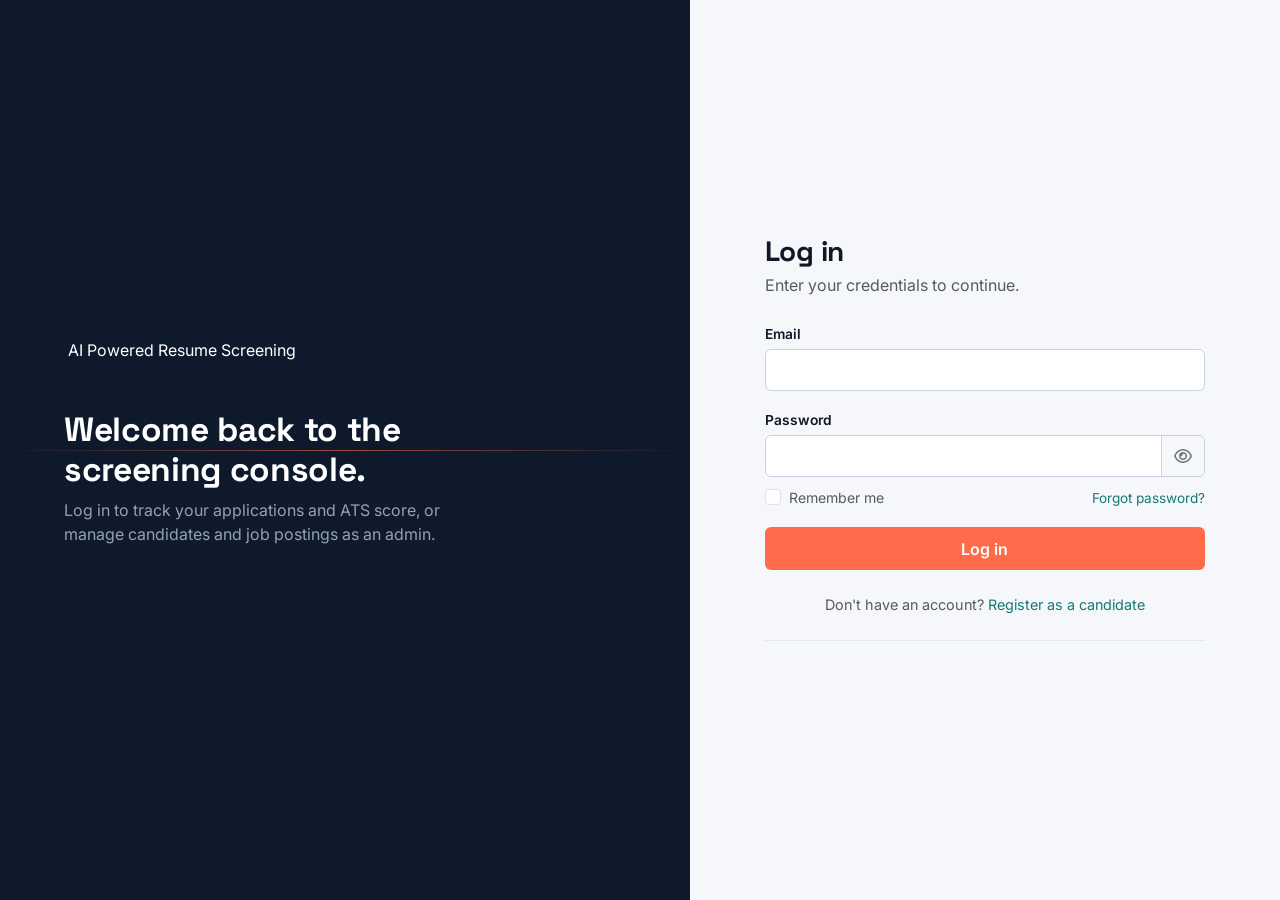
<file: frontend/login.html>
<!DOCTYPE html>
<html lang="en">
<head>
<meta charset="UTF-8">
<meta name="viewport" content="width=device-width, initial-scale=1.0">
<title>Log in — AI Powered Resume Screening</title>
<link rel="preconnect" href="https://fonts.googleapis.com">
<link href="https://fonts.googleapis.com/css2?family=Space+Grotesk:wght@500;700&family=Inter:wght@400;500;600;700&family=JetBrains+Mono:wght@500;700&display=swap" rel="stylesheet">
<link href="https://cdn.jsdelivr.net/npm/bootstrap@5.3.3/dist/css/bootstrap.min.css" rel="stylesheet">
<link rel="stylesheet" href="https://cdnjs.cloudflare.com/ajax/libs/font-awesome/6.5.2/css/all.min.css">
<link rel="stylesheet" href="css/style.css">
</head>
<body>

<div class="auth-shell">
  <div class="auth-side">
    <div class="grid-bg"></div>
    <div class="scan-line"></div>
    <div class="position-relative">
      <a href="index.html" class="brand text-decoration-none d-inline-flex mb-5" style="color:#fff;">
        <span class="dot"></span>&nbsp;AI Powered Resume Screening  <span class="sub"></span>
      </a>
      <h1 class="font-display" style="color:#fff; font-size:2.1rem; font-weight:700; max-width: 420px;">Welcome back to the screening console.</h1>
      <p style="color: var(--text-on-ink-muted); max-width: 400px;">Log in to track your applications and ATS score, or manage candidates and job postings as an admin.</p>
    </div>
  </div>

  <div class="auth-form-side">
    <div class="auth-form-card">
      <h3 class="font-display mb-1" style="font-weight:700;">Log in</h3>
      <p class="text-muted mb-4">Enter your credentials to continue.</p>

      <form id="loginForm" novalidate>
        <div class="mb-3">
          <label class="form-label">Email</label>
          <input type="email" class="form-control" id="email" required autocomplete="email">
        </div>
        <div class="mb-2">
          <label class="form-label">Password</label>
          <div class="input-group">
            <input type="password" class="form-control" id="password" required autocomplete="current-password">
            <button class="btn btn-outline-secondary" type="button" id="togglePw" style="border-color: var(--line-strong);"><i class="fa-regular fa-eye"></i></button>
          </div>
        </div>
        <div class="d-flex justify-content-between align-items-center mb-3 mt-2">
          <div class="form-check">
            <input class="form-check-input" type="checkbox" id="rememberMe">
            <label class="form-check-label text-muted" for="rememberMe" style="font-size:0.88rem;">Remember me</label>
          </div>
          <a href="#" style="font-size:0.85rem;" id="forgotPwLink">Forgot password?</a>
        </div>

        <div class="alert alert-danger py-2 px-3 d-none" id="loginError" style="font-size:0.86rem; border-radius: var(--radius-sm);"></div>

        <button type="submit" class="btn-os-primary w-100" id="loginBtn">
          <span id="loginBtnText">Log in</span>
        </button>
      </form>

      <div class="text-center mt-4 text-muted" style="font-size:0.9rem;">
        Don't have an account? <a href="register.html">Register as a candidate</a>
      </div>

      <div class="divider-line"></div>
      <div class="text-center text-muted mono" style="font-size: 0.74rem;">
        
      </div>
    </div>
  </div>
</div>

<script src="https://cdn.jsdelivr.net/npm/bootstrap@5.3.3/dist/js/bootstrap.bundle.min.js"></script>
<script src="js/api.js"></script>
<script src="js/ui.js"></script>
<script>
  if (Auth.isLoggedIn()) {
    window.location.href = Auth.getRole() === "admin" ? "admin-dashboard.html" : "candidate-dashboard.html";
  }

  document.getElementById("togglePw").addEventListener("click", () => {
    const pw = document.getElementById("password");
    const icon = document.querySelector("#togglePw i");
    const isPw = pw.type === "password";
    pw.type = isPw ? "text" : "password";
    icon.className = isPw ? "fa-regular fa-eye-slash" : "fa-regular fa-eye";
  });

  document.getElementById("forgotPwLink").addEventListener("click", (e) => {
    e.preventDefault();
    showToast("Password reset isn't wired up in this build — contact an admin to reset your password.", "info");
  });

  document.getElementById("loginForm").addEventListener("submit", async (e) => {
    e.preventDefault();
    const errBox = document.getElementById("loginError");
    errBox.classList.add("d-none");

    const btn = document.getElementById("loginBtn");
    const btnText = document.getElementById("loginBtnText");
    btn.disabled = true;
    btnText.innerHTML = `<span class="spinner-border spinner-border-sm me-2"></span>Logging in…`;

    try {
      const result = await Api.login({
        email: document.getElementById("email").value.trim(),
        password: document.getElementById("password").value,
        remember_me: document.getElementById("rememberMe").checked,
      });
      Auth.setSession(result);
      showToast(`Welcome back, ${result.full_name.split(" ")[0]}!`, "success");
      setTimeout(() => {
        window.location.href = result.role === "admin" ? "admin-dashboard.html" : "candidate-dashboard.html";
      }, 400);
    } catch (err) {
      errBox.textContent = err.message;
      errBox.classList.remove("d-none");
      btn.disabled = false;
      btnText.textContent = "Log in";
    }
  });
</script>
</body>
</html>
</file>
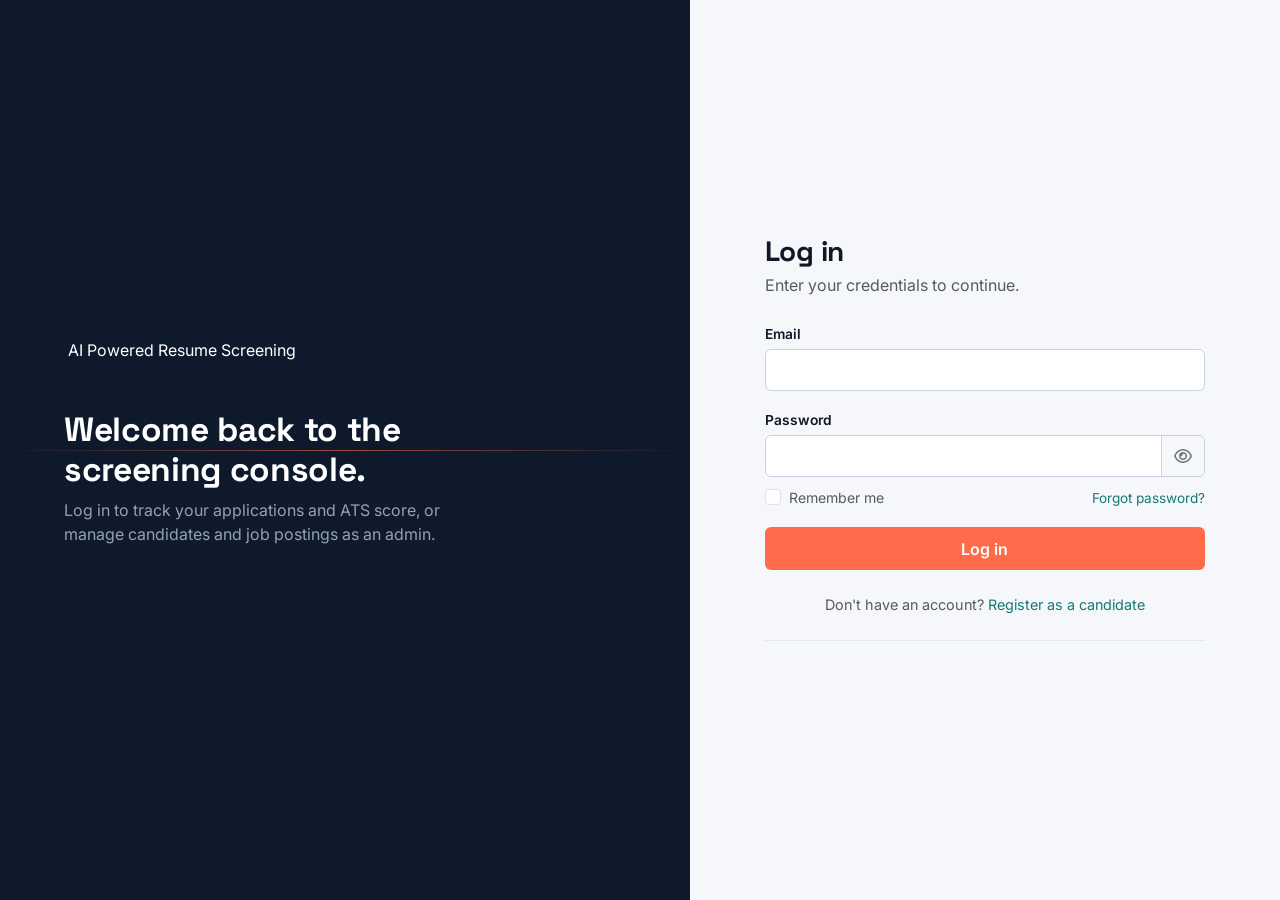
<file: frontend/profile.html>
<!DOCTYPE html>
<html lang="en">
<head>
<meta charset="UTF-8">
<meta name="viewport" content="width=device-width, initial-scale=1.0">
<title>My Profile — AI Powered Resume Screening</title>
<link rel="preconnect" href="https://fonts.googleapis.com">
<link href="https://fonts.googleapis.com/css2?family=Space+Grotesk:wght@500;700&family=Inter:wght@400;500;600;700&family=JetBrains+Mono:wght@500;700&display=swap" rel="stylesheet">
<link href="https://cdn.jsdelivr.net/npm/bootstrap@5.3.3/dist/css/bootstrap.min.css" rel="stylesheet">
<link rel="stylesheet" href="https://cdnjs.cloudflare.com/ajax/libs/font-awesome/6.5.2/css/all.min.css">
<link rel="stylesheet" href="css/style.css">
</head>
<body>

<div id="os-navbar-mount"></div>

<div class="app-shell">
  <div id="os-sidebar-mount"></div>

  <main class="app-main">
    <div class="alert d-none" id="welcomeBanner" style="background: var(--teal-light); border: none; border-radius: var(--radius-md); color: var(--teal); font-weight: 600;">
      <i class="fa-solid fa-circle-check me-2"></i>Account created! Upload your resume below to get your ATS score and job recommendations.
    </div>

    <div class="d-flex justify-content-between align-items-start flex-wrap gap-2 mb-4">
      <div>
        <div class="section-eyebrow">PROFILE &amp; RESUME</div>
        <h3 class="font-display mt-1" style="font-weight:700;">My profile</h3>
      </div>
      <div id="profileGaugeMini"></div>
    </div>

    <div class="row g-3">
      <!-- Resume card -->
      <div class="col-lg-5">
        <div class="os-card mb-3">
          <div class="section-eyebrow mb-3">RESUME</div>
          <div id="resumeStatusBlock">
            <div class="skeleton" style="height:90px;"></div>
          </div>

          <div class="mt-3">
            <label for="resumeFileInput" id="resumeDropzone" style="display:block; border: 2px dashed var(--line-strong); border-radius: var(--radius-md); padding: 1.4rem; text-align:center; cursor:pointer;">
              <i class="fa-solid fa-cloud-arrow-up mb-2" style="font-size:1.4rem; color: var(--signal);"></i>
              <div style="font-weight:600; font-size:0.9rem;">Click to upload your resume</div>
              <div class="text-muted" style="font-size:0.78rem;">PDF only, max 5MB</div>
            </label>
            <input type="file" id="resumeFileInput" accept="application/pdf" class="d-none">
          </div>
          <div id="uploadProgress" class="d-none mt-2">
            <div class="progress" style="height:6px; border-radius:4px;"><div class="progress-bar progress-bar-striped progress-bar-animated" style="width:100%; background: var(--signal);"></div></div>
            <div class="text-muted mt-1" style="font-size:0.78rem;">Parsing resume…</div>
          </div>
        </div>

        <div class="os-card">
          <div class="section-eyebrow mb-3">PARSED RESUME DATA</div>
          <div id="parsedDataBlock" class="text-muted" style="font-size:0.88rem;">No resume uploaded yet.</div>
        </div>
      </div>

      <!-- Edit profile -->
      <div class="col-lg-7">
        <div class="os-card mb-3">
          <div class="section-eyebrow mb-3">PROFESSIONAL DETAILS</div>
          <form id="profileForm">
            <div class="row g-3">
              <div class="col-md-6"><label class="form-label">Full name</label><input class="form-control" id="full_name"></div>
              <div class="col-md-6"><label class="form-label">Phone</label><input class="form-control" id="phone"></div>
              <div class="col-md-6"><label class="form-label">Current company</label><input class="form-control" id="current_company"></div>
              <div class="col-md-6"><label class="form-label">Current designation</label><input class="form-control" id="current_designation"></div>
              <div class="col-md-4"><label class="form-label">Years of experience</label><input type="number" min="0" step="0.5" class="form-control" id="years_experience"></div>
              <div class="col-md-4"><label class="form-label">Highest qualification</label><input class="form-control" id="highest_qualification"></div>
              <div class="col-md-4"><label class="form-label">Location</label><input class="form-control" id="location"></div>
              <div class="col-md-6"><label class="form-label">Preferred job role</label><input class="form-control" id="preferred_job_role"></div>
              <div class="col-md-6"><label class="form-label">Expected salary</label><input type="number" min="0" class="form-control" id="expected_salary"></div>
              <div class="col-md-4"><label class="form-label">LinkedIn URL</label><input class="form-control" id="linkedin_url"></div>
              <div class="col-md-4"><label class="form-label">GitHub URL</label><input class="form-control" id="github_url"></div>
              <div class="col-md-4"><label class="form-label">Portfolio URL</label><input class="form-control" id="portfolio_url"></div>
              <div class="col-md-6"><label class="form-label">Technical skills <span class="text-muted fw-normal">(comma separated)</span></label><input class="form-control" id="technical_skills"></div>
              <div class="col-md-6"><label class="form-label">Soft skills <span class="text-muted fw-normal">(comma separated)</span></label><input class="form-control" id="soft_skills"></div>
            </div>
            <button type="submit" class="btn-os-primary mt-3" id="saveProfileBtn">Save changes</button>
          </form>
        </div>

        <div class="os-card">
          <div class="section-eyebrow mb-3">CHANGE PASSWORD</div>
          <form id="passwordForm" class="row g-3">
            <div class="col-md-4"><label class="form-label">Current password</label><input type="password" class="form-control" id="current_password" required></div>
            <div class="col-md-4"><label class="form-label">New password</label><input type="password" class="form-control" id="new_password" required></div>
            <div class="col-md-4"><label class="form-label">Confirm new password</label><input type="password" class="form-control" id="confirm_new_password" required></div>
            <div class="col-12">
              <button type="submit" class="btn-os-outline">Update password</button>
            </div>
          </form>
        </div>
      </div>
    </div>
  </main>
</div>

<script src="https://cdn.jsdelivr.net/npm/bootstrap@5.3.3/dist/js/bootstrap.bundle.min.js"></script>
<script src="js/api.js"></script>
<script src="js/ui.js"></script>
<script>
  if (!requireRole("candidate")) { throw new Error("redirecting"); }
  window.__navActive = "dashboard";
  renderSidebar("profile");

  if (new URLSearchParams(window.location.search).get("welcome")) {
    document.getElementById("welcomeBanner").classList.remove("d-none");
  }

  let currentProfile = null;

  function renderResumeStatus(profile) {
    const mount = document.getElementById("resumeStatusBlock");
    if (!profile.resume_path) {
      mount.innerHTML = `<div class="text-muted" style="font-size:0.88rem;"><i class="fa-regular fa-file-pdf me-1"></i>No resume uploaded yet.</div>`;
      return;
    }
    mount.innerHTML = `
      <div class="d-flex justify-content-between align-items-center">
        <div><i class="fa-regular fa-file-pdf me-2" style="color: var(--signal);"></i><span style="font-weight:600;">resume.pdf</span></div>
        <div class="d-flex gap-2">
          <button class="btn-os-outline" style="padding:0.3rem 0.7rem; font-size:0.78rem;" id="downloadResumeBtn"><i class="fa-solid fa-download"></i></button>
          <button class="btn-os-danger-outline" style="padding:0.3rem 0.7rem; font-size:0.78rem;" id="deleteResumeBtn"><i class="fa-solid fa-trash"></i></button>
        </div>
      </div>`;
    document.getElementById("downloadResumeBtn").addEventListener("click", async () => {
      const res = await fetch(`${API_BASE}/api/candidates/me/resume/download`, { headers: { Authorization: `Bearer ${Auth.getToken()}` } });
      const blob = await res.blob();
      const url = URL.createObjectURL(blob);
      const a = document.createElement("a");
      a.href = url; a.download = "resume.pdf"; a.click();
      URL.revokeObjectURL(url);
    });
    document.getElementById("deleteResumeBtn").addEventListener("click", async () => {
      if (!confirm("Delete your uploaded resume? This will reset your ATS score.")) return;
      try {
        currentProfile = await Api.deleteResume();
        renderAll(currentProfile);
        showToast("Resume deleted", "success");
      } catch (e) { showToast(e.message, "error"); }
    });
  }

  function renderParsedData(profile) {
    const mount = document.getElementById("parsedDataBlock");
    const rd = profile.resume_data;
    if (!rd) { mount.innerHTML = `No resume uploaded yet.`; return; }

    const section = (label, items) => items && items.length ? `
      <div class="mb-3">
        <div class="text-muted text-uppercase" style="font-size:0.7rem; letter-spacing:0.04em; font-weight:700;">${label}</div>
        <div class="mt-1">${items.map(i => `<div style="font-size:0.85rem;">• ${i}</div>`).join("")}</div>
      </div>` : "";

    mount.innerHTML = `
      <div class="mb-3">
        <div class="text-muted text-uppercase" style="font-size:0.7rem; letter-spacing:0.04em; font-weight:700;">Skills detected</div>
        <div class="mt-1">${(rd.skills || []).map(s => `<span class="skill-pill">${s}</span>`).join("") || "<span class='text-muted'>None detected</span>"}</div>
      </div>
      ${section("Education", rd.education)}
      ${section("Experience", rd.experience)}
      ${section("Projects", rd.projects)}
      ${section("Certifications", rd.certifications)}
    `;
  }

  function renderAll(profile) {
    renderAtsGauge(document.getElementById("profileGaugeMini"), profile.ats_score, { size: "sm" });
    renderResumeStatus(profile);
    renderParsedData(profile);

    document.getElementById("full_name").value = profile.full_name || "";
    document.getElementById("phone").value = profile.phone || "";
    document.getElementById("current_company").value = profile.current_company || "";
    document.getElementById("current_designation").value = profile.current_designation || "";
    document.getElementById("years_experience").value = profile.years_experience || 0;
    document.getElementById("highest_qualification").value = profile.highest_qualification || "";
    document.getElementById("location").value = profile.location || "";
    document.getElementById("preferred_job_role").value = profile.preferred_job_role || "";
    document.getElementById("expected_salary").value = profile.expected_salary || "";
    document.getElementById("linkedin_url").value = profile.linkedin_url || "";
    document.getElementById("github_url").value = profile.github_url || "";
    document.getElementById("portfolio_url").value = profile.portfolio_url || "";
    document.getElementById("technical_skills").value = (profile.technical_skills || []).join(", ");
    document.getElementById("soft_skills").value = (profile.soft_skills || []).join(", ");
  }

  async function loadProfile() {
    try {
      currentProfile = await Api.getMyProfile();
      renderAll(currentProfile);
    } catch (e) { showToast(e.message, "error"); }
  }
  loadProfile();

  document.getElementById("resumeDropzone").addEventListener("dragover", (e) => { e.preventDefault(); });
  document.getElementById("resumeDropzone").addEventListener("drop", (e) => {
    e.preventDefault();
    if (e.dataTransfer.files.length) {
      document.getElementById("resumeFileInput").files = e.dataTransfer.files;
      handleResumeUpload(e.dataTransfer.files[0]);
    }
  });
  document.getElementById("resumeFileInput").addEventListener("change", (e) => {
    if (e.target.files.length) handleResumeUpload(e.target.files[0]);
  });

  async function handleResumeUpload(file) {
    if (file.type !== "application/pdf") { showToast("Only PDF files are accepted.", "error"); return; }
    if (file.size > 5 * 1024 * 1024) { showToast("File exceeds the 5MB limit.", "error"); return; }

    document.getElementById("uploadProgress").classList.remove("d-none");
    const formData = new FormData();
    formData.append("file", file);
    try {
      currentProfile = await Api.uploadResume(formData);
      renderAll(currentProfile);
      showToast(`Resume parsed! ATS score: ${Math.round(currentProfile.ats_score)}`, "success");
    } catch (e) {
      showToast(e.message, "error");
    } finally {
      document.getElementById("uploadProgress").classList.add("d-none");
    }
  }

  document.getElementById("profileForm").addEventListener("submit", async (e) => {
    e.preventDefault();
    const btn = document.getElementById("saveProfileBtn");
    btn.disabled = true; btn.textContent = "Saving…";
    try {
      currentProfile = await Api.updateMyProfile({
        full_name: document.getElementById("full_name").value.trim(),
        phone: document.getElementById("phone").value.trim(),
        current_company: document.getElementById("current_company").value.trim() || null,
        current_designation: document.getElementById("current_designation").value.trim() || null,
        years_experience: parseFloat(document.getElementById("years_experience").value) || 0,
        highest_qualification: document.getElementById("highest_qualification").value.trim() || null,
        location: document.getElementById("location").value.trim() || null,
        preferred_job_role: document.getElementById("preferred_job_role").value.trim() || null,
        expected_salary: document.getElementById("expected_salary").value ? parseFloat(document.getElementById("expected_salary").value) : null,
        linkedin_url: document.getElementById("linkedin_url").value.trim() || null,
        github_url: document.getElementById("github_url").value.trim() || null,
        portfolio_url: document.getElementById("portfolio_url").value.trim() || null,
        technical_skills: document.getElementById("technical_skills").value.split(",").map(s => s.trim()).filter(Boolean),
        soft_skills: document.getElementById("soft_skills").value.split(",").map(s => s.trim()).filter(Boolean),
      });
      renderAll(currentProfile);
      localStorage.setItem("ats_name", currentProfile.full_name);
      showToast("Profile updated", "success");
    } catch (e) { showToast(e.message, "error"); }
    finally { btn.disabled = false; btn.textContent = "Save changes"; }
  });

  document.getElementById("passwordForm").addEventListener("submit", async (e) => {
    e.preventDefault();
    const newPw = document.getElementById("new_password").value;
    const confirmPw = document.getElementById("confirm_new_password").value;
    if (newPw !== confirmPw) { showToast("New passwords don't match.", "error"); return; }
    try {
      await Api.changePassword({
        current_password: document.getElementById("current_password").value,
        new_password: newPw,
        confirm_new_password: confirmPw,
      });
      showToast("Password updated successfully", "success");
      document.getElementById("passwordForm").reset();
    } catch (e) { showToast(e.message, "error"); }
  });
</script>
</body>
</html>
</file>
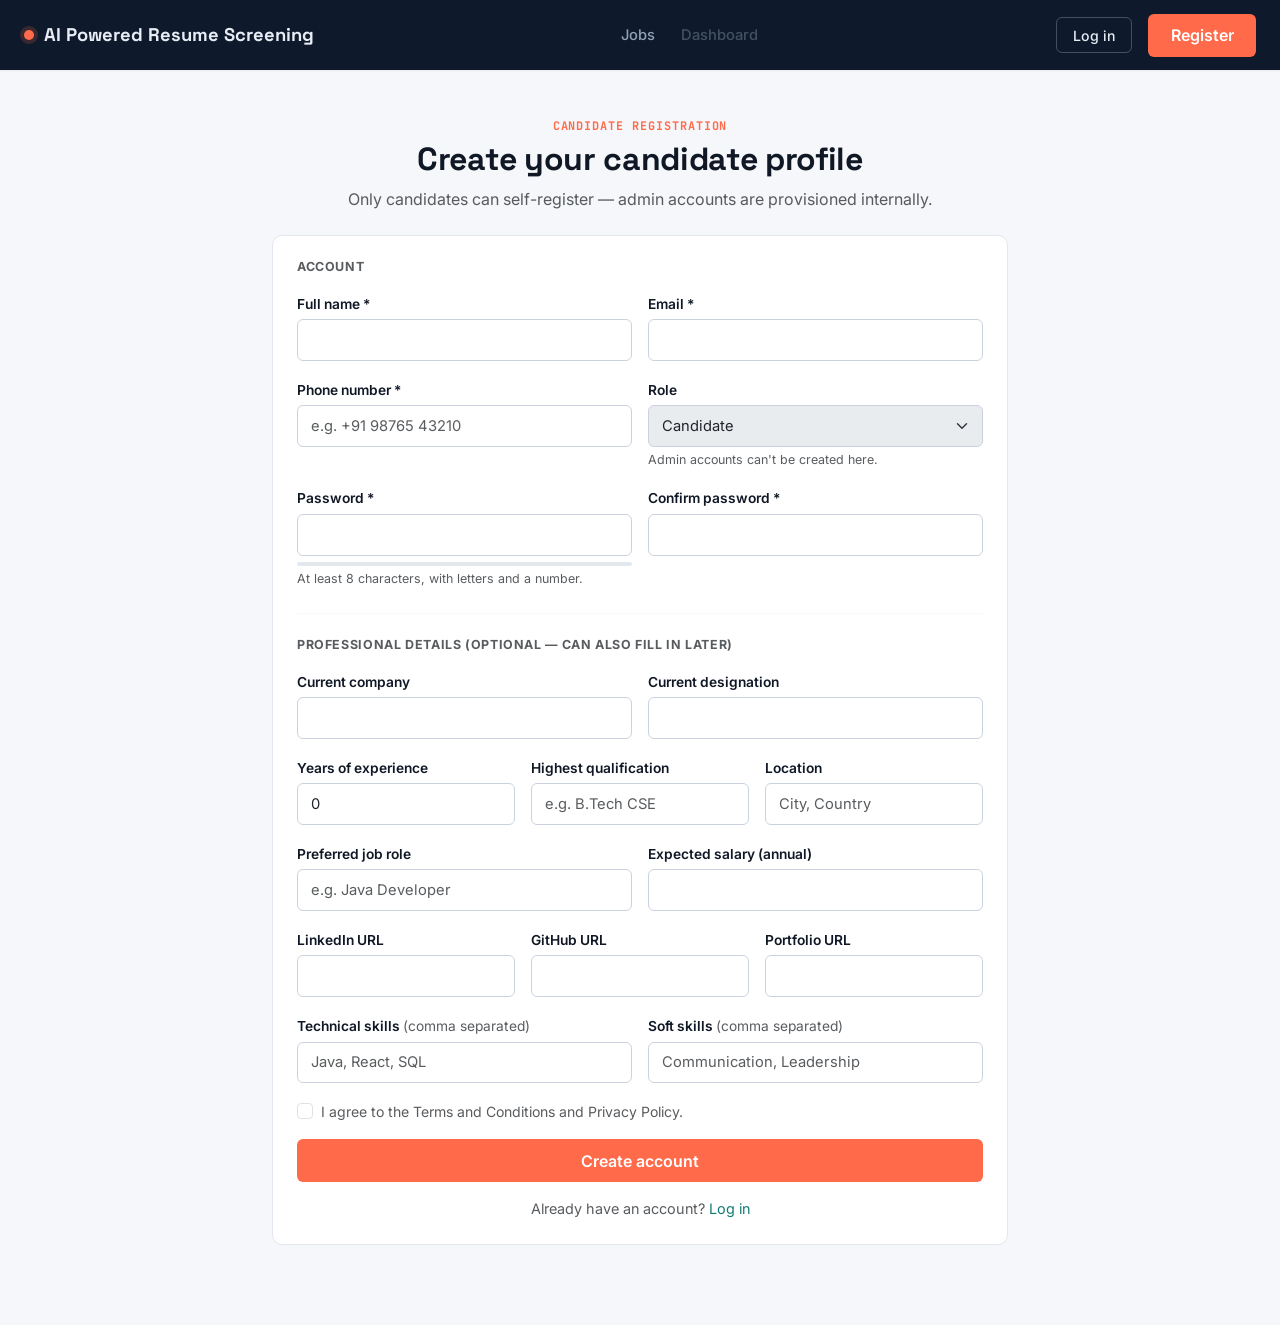
<file: frontend/register.html>
<!DOCTYPE html>
<html lang="en">
<head>
<meta charset="UTF-8">
<meta name="viewport" content="width=device-width, initial-scale=1.0">
<title>Register — AI Powered Resume Screening</title>
<link rel="preconnect" href="https://fonts.googleapis.com">
<link href="https://fonts.googleapis.com/css2?family=Space+Grotesk:wght@500;700&family=Inter:wght@400;500;600;700&family=JetBrains+Mono:wght@500;700&display=swap" rel="stylesheet">
<link href="https://cdn.jsdelivr.net/npm/bootstrap@5.3.3/dist/css/bootstrap.min.css" rel="stylesheet">
<link rel="stylesheet" href="https://cdnjs.cloudflare.com/ajax/libs/font-awesome/6.5.2/css/all.min.css">
<link rel="stylesheet" href="css/style.css">
</head>
<body>

<div id="os-navbar-mount"></div>

<section style="padding: 3rem 1rem 5rem; background: var(--paper);">
  <div class="container" style="max-width: 760px;">
    <div class="text-center mb-4">
      <div class="section-eyebrow">CANDIDATE REGISTRATION</div>
      <h2 class="font-display mt-1" style="font-weight:700;">Create your candidate profile</h2>
      <p class="text-muted">Only candidates can self-register — admin accounts are provisioned internally.</p>
    </div>

    <div class="os-card">
      <form id="registerForm" novalidate>

        <h6 class="text-uppercase text-muted mb-3" style="font-size:0.78rem; letter-spacing:0.05em; font-weight:700;">Account</h6>
        <div class="row g-3 mb-2">
          <div class="col-md-6">
            <label class="form-label">Full name *</label>
            <input type="text" class="form-control" id="full_name" required>
          </div>
          <div class="col-md-6">
            <label class="form-label">Email *</label>
            <input type="email" class="form-control" id="email" required>
            <div class="form-text text-danger d-none" id="emailDupWarning" style="font-size:0.8rem;">An account with this email already exists.</div>
          </div>
          <div class="col-md-6">
            <label class="form-label">Phone number *</label>
            <input type="tel" class="form-control" id="phone" placeholder="e.g. +91 98765 43210" required>
            <div class="form-text text-danger d-none" id="phoneWarning" style="font-size:0.8rem;">Enter a valid phone number (at least 10 digits).</div>
          </div>
          <div class="col-md-6">
            <label class="form-label">Role</label>
            <select class="form-select" id="role" disabled>
              <option selected>Candidate</option>
            </select>
            <div class="form-text" style="font-size:0.78rem;">Admin accounts can't be created here.</div>
          </div>
          <div class="col-md-6">
            <label class="form-label">Password *</label>
            <input type="password" class="form-control" id="password" required>
            <div class="password-strength-bar"><div class="fill" id="pwFill"></div></div>
            <div class="form-text" id="pwHint" style="font-size:0.78rem;">At least 8 characters, with letters and a number.</div>
          </div>
          <div class="col-md-6">
            <label class="form-label">Confirm password *</label>
            <input type="password" class="form-control" id="confirm_password" required>
            <div class="form-text text-danger d-none" id="pwMismatch" style="font-size:0.8rem;">Passwords don't match.</div>
          </div>
        </div>

        <hr class="divider-line">

        <h6 class="text-uppercase text-muted mb-3" style="font-size:0.78rem; letter-spacing:0.05em; font-weight:700;">Professional details (optional — can also fill in later)</h6>
        <div class="row g-3 mb-2">
          <div class="col-md-6">
            <label class="form-label">Current company</label>
            <input type="text" class="form-control" id="current_company">
          </div>
          <div class="col-md-6">
            <label class="form-label">Current designation</label>
            <input type="text" class="form-control" id="current_designation">
          </div>
          <div class="col-md-4">
            <label class="form-label">Years of experience</label>
            <input type="number" min="0" step="0.5" class="form-control" id="years_experience" value="0">
          </div>
          <div class="col-md-4">
            <label class="form-label">Highest qualification</label>
            <input type="text" class="form-control" id="highest_qualification" placeholder="e.g. B.Tech CSE">
          </div>
          <div class="col-md-4">
            <label class="form-label">Location</label>
            <input type="text" class="form-control" id="location" placeholder="City, Country">
          </div>
          <div class="col-md-6">
            <label class="form-label">Preferred job role</label>
            <input type="text" class="form-control" id="preferred_job_role" placeholder="e.g. Java Developer">
          </div>
          <div class="col-md-6">
            <label class="form-label">Expected salary (annual)</label>
            <input type="number" min="0" class="form-control" id="expected_salary">
          </div>
          <div class="col-md-4">
            <label class="form-label">LinkedIn URL</label>
            <input type="url" class="form-control" id="linkedin_url">
          </div>
          <div class="col-md-4">
            <label class="form-label">GitHub URL</label>
            <input type="url" class="form-control" id="github_url">
          </div>
          <div class="col-md-4">
            <label class="form-label">Portfolio URL</label>
            <input type="url" class="form-control" id="portfolio_url">
          </div>
          <div class="col-md-6">
            <label class="form-label">Technical skills <span class="text-muted fw-normal">(comma separated)</span></label>
            <input type="text" class="form-control" id="technical_skills" placeholder="Java, React, SQL">
          </div>
          <div class="col-md-6">
            <label class="form-label">Soft skills <span class="text-muted fw-normal">(comma separated)</span></label>
            <input type="text" class="form-control" id="soft_skills" placeholder="Communication, Leadership">
          </div>
        </div>

        <div class="form-check mt-3 mb-3">
          <input class="form-check-input" type="checkbox" id="termsCheck" required>
          <label class="form-check-label text-muted" for="termsCheck" style="font-size:0.88rem;">
            I agree to the Terms and Conditions and Privacy Policy.
          </label>
        </div>

        <div class="alert alert-danger py-2 px-3 d-none" id="registerError" style="font-size:0.86rem; border-radius: var(--radius-sm);"></div>
        <div class="alert alert-success py-2 px-3 d-none" id="registerSuccess" style="font-size:0.86rem; border-radius: var(--radius-sm);">
          <i class="fa-solid fa-circle-check me-1"></i> Account created! Redirecting you to your profile to upload your resume…
        </div>

        <button type="submit" class="btn-os-primary w-100" id="registerBtn">
          <span id="registerBtnText">Create account</span>
        </button>

        <div class="text-center mt-3 text-muted" style="font-size:0.9rem;">
          Already have an account? <a href="login.html">Log in</a>
        </div>
      </form>
    </div>
  </div>
</section>

<script src="https://cdn.jsdelivr.net/npm/bootstrap@5.3.3/dist/js/bootstrap.bundle.min.js"></script>
<script src="js/api.js"></script>
<script src="js/ui.js"></script>
<script>
  if (Auth.isLoggedIn()) {
    window.location.href = Auth.getRole() === "admin" ? "admin-dashboard.html" : "candidate-dashboard.html";
  }
  window.__navActive = "";

  const pwInput = document.getElementById("password");
  const pwFill = document.getElementById("pwFill");
  pwInput.addEventListener("input", () => {
    const v = pwInput.value;
    let score = 0;
    if (v.length >= 8) score += 34;
    if (/[A-Za-z]/.test(v) && /[0-9]/.test(v)) score += 33;
    if (/[^A-Za-z0-9]/.test(v) || v.length >= 12) score += 33;
    pwFill.style.width = Math.min(100, score) + "%";
    pwFill.style.background = score < 40 ? "var(--red)" : score < 75 ? "var(--amber)" : "var(--teal)";
  });

  document.getElementById("phone").addEventListener("blur", function () {
    const digits = this.value.replace(/\D/g, "");
    document.getElementById("phoneWarning").classList.toggle("d-none", digits.length >= 10 || this.value === "");
  });

  document.getElementById("confirm_password").addEventListener("blur", () => {
    const mismatch = document.getElementById("password").value !== document.getElementById("confirm_password").value;
    document.getElementById("pwMismatch").classList.toggle("d-none", !mismatch);
  });

  document.getElementById("registerForm").addEventListener("submit", async (e) => {
    e.preventDefault();
    const errBox = document.getElementById("registerError");
    const successBox = document.getElementById("registerSuccess");
    errBox.classList.add("d-none");
    document.getElementById("emailDupWarning").classList.add("d-none");

    const password = document.getElementById("password").value;
    const confirm = document.getElementById("confirm_password").value;
    if (password !== confirm) {
      document.getElementById("pwMismatch").classList.remove("d-none");
      return;
    }
    if (!document.getElementById("termsCheck").checked) {
      errBox.textContent = "Please accept the Terms and Conditions to continue.";
      errBox.classList.remove("d-none");
      return;
    }

    const btn = document.getElementById("registerBtn");
    const btnText = document.getElementById("registerBtnText");
    btn.disabled = true;
    btnText.innerHTML = `<span class="spinner-border spinner-border-sm me-2"></span>Creating account…`;

    const payload = {
      full_name: document.getElementById("full_name").value.trim(),
      email: document.getElementById("email").value.trim(),
      phone: document.getElementById("phone").value.trim(),
      password, confirm_password: confirm,
      current_company: document.getElementById("current_company").value.trim() || null,
      current_designation: document.getElementById("current_designation").value.trim() || null,
      years_experience: parseFloat(document.getElementById("years_experience").value) || 0,
      highest_qualification: document.getElementById("highest_qualification").value.trim() || null,
      location: document.getElementById("location").value.trim() || null,
      preferred_job_role: document.getElementById("preferred_job_role").value.trim() || null,
      expected_salary: document.getElementById("expected_salary").value ? parseFloat(document.getElementById("expected_salary").value) : null,
      linkedin_url: document.getElementById("linkedin_url").value.trim() || null,
      github_url: document.getElementById("github_url").value.trim() || null,
      portfolio_url: document.getElementById("portfolio_url").value.trim() || null,
      technical_skills: document.getElementById("technical_skills").value.trim(),
      soft_skills: document.getElementById("soft_skills").value.trim(),
    };

    try {
      const result = await Api.register(payload);
      Auth.setSession(result);
      successBox.classList.remove("d-none");
      setTimeout(() => { window.location.href = "profile.html?welcome=1"; }, 1200);
    } catch (err) {
      if (err.message.toLowerCase().includes("already exists")) {
        document.getElementById("emailDupWarning").classList.remove("d-none");
      }
      errBox.textContent = err.message;
      errBox.classList.remove("d-none");
      btn.disabled = false;
      btnText.textContent = "Create account";
    }
  });
</script>
</body>
</html>
</file>
<file: frontend/css/style.css>
/* ==========================================================================
   AI Powered Resume Screening — Design System
   --------------------------------------------------------------------------
   Concept: a "security scan console" rather than generic glassmorphism.
   The signature element is the radial ATS Score gauge (radar/scan styling)
   that recurs on the candidate dashboard, profile, and admin candidate
   views — tying "resume screening" to the client's cybersecurity identity.

   Type system: Space Grotesk (display, technical character) for headings,
   Inter for body/UI text, JetBrains Mono for scores/data readouts.
   ========================================================================== */

:root {
  /* Color */
  --ink: #0E1A2B;        /* near-black navy — nav, dark panels, footer */
  --ink-soft: #16263D;   /* lighter navy for panels on ink */
  --paper: #F6F7FA;      /* app background */
  --surface: #FFFFFF;    /* card surface */
  --line: #E3E7EE;       /* hairline borders */
  --line-strong: #CBD2DF;
  --text: #101826;
  --text-muted: #5B6472;
  --text-on-ink: #E7ECF5;
  --text-on-ink-muted: #93A1B8;

  --signal: #FF6B4A;     /* primary accent — CTAs, signature scan ring */
  --signal-dark: #E0532F;
  --teal: #157A75;       /* secondary accent — success, links */
  --teal-light: #E3F3F1;
  --amber: #C98A12;      /* warning */
  --amber-light: #FBF1DE;
  --red: #C9402F;        /* danger/reject */
  --red-light: #FBEAE7;

  /* Type */
  --font-display: 'Space Grotesk', 'Segoe UI', sans-serif;
  --font-body: 'Inter', 'Segoe UI', sans-serif;
  --font-mono: 'JetBrains Mono', 'Courier New', monospace;

  /* Layout */
  --radius-sm: 6px;
  --radius-md: 10px;
  --radius-lg: 16px;
  --shadow-sm: 0 1px 2px rgba(14, 26, 43, 0.06);
  --shadow-md: 0 6px 20px rgba(14, 26, 43, 0.08);
  --sidebar-w: 248px;
}

* { box-sizing: border-box; }

html { scroll-behavior: smooth; }

body {
  font-family: var(--font-body);
  background: var(--paper);
  color: var(--text);
  margin: 0;
  -webkit-font-smoothing: antialiased;
}

h1, h2, h3, h4, .font-display {
  font-family: var(--font-display);
  letter-spacing: -0.01em;
  color: var(--text);
}

a { color: var(--teal); text-decoration: none; }
a:hover { color: var(--signal); }

:focus-visible {
  outline: 2px solid var(--signal);
  outline-offset: 2px;
}

@media (prefers-reduced-motion: reduce) {
  *, *::before, *::after { animation-duration: 0.001ms !important; transition-duration: 0.001ms !important; }
}

.mono { font-family: var(--font-mono); }

/* ---------- Top Navbar ---------- */
.os-navbar {
  background: var(--ink);
  padding: 0.85rem 1.5rem;
  display: flex;
  align-items: center;
  justify-content: space-between;
  position: sticky;
  top: 0;
  z-index: 1000;
  box-shadow: var(--shadow-sm);
}
.os-navbar .brand {
  display: flex;
  align-items: center;
  gap: 0.6rem;
  font-family: var(--font-display);
  font-weight: 700;
  font-size: 1.15rem;
  color: var(--text-on-ink);
}
.os-navbar .brand .dot {
  width: 10px; height: 10px; border-radius: 50%;
  background: var(--signal);
  box-shadow: 0 0 0 4px rgba(255,107,74,0.18);
}
.os-navbar .brand .sub { color: var(--text-on-ink-muted); font-weight: 400; font-size: 0.78rem; font-family: var(--font-mono); }

.os-navlinks { display: flex; align-items: center; gap: 1.6rem; }
.os-navlinks a {
  color: var(--text-on-ink-muted);
  font-size: 0.92rem;
  font-weight: 500;
}
.os-navlinks a:hover, .os-navlinks a.active { color: var(--text-on-ink); }
.os-navlinks a.disabled { opacity: 0.4; pointer-events: none; }

.os-navbar .btn-ghost-light {
  color: var(--text-on-ink);
  border: 1px solid rgba(231,236,245,0.25);
  background: transparent;
  padding: 0.4rem 1rem;
  border-radius: var(--radius-sm);
  font-size: 0.88rem;
  font-weight: 500;
}
.os-navbar .btn-ghost-light:hover { border-color: var(--signal); color: var(--signal); }

.os-avatar {
  width: 38px; height: 38px; border-radius: 50%;
  background: var(--signal);
  color: #fff;
  display: flex; align-items: center; justify-content: center;
  font-family: var(--font-display); font-weight: 700; font-size: 1rem;
  cursor: pointer;
  border: 2px solid rgba(255,107,74,0.3);
}

/* ---------- Buttons ---------- */
.btn-os-primary {
  background: var(--signal);
  border: none;
  color: #fff;
  font-weight: 600;
  padding: 0.6rem 1.4rem;
  border-radius: var(--radius-sm);
  transition: background 0.15s ease, transform 0.1s ease;
}
.btn-os-primary:hover { background: var(--signal-dark); color: #fff; transform: translateY(-1px); }
.btn-os-outline {
  background: transparent;
  border: 1.5px solid var(--line-strong);
  color: var(--text);
  font-weight: 600;
  padding: 0.55rem 1.3rem;
  border-radius: var(--radius-sm);
}
.btn-os-outline:hover { border-color: var(--ink); }
.btn-os-teal { background: var(--teal); color: #fff; border: none; font-weight: 600; border-radius: var(--radius-sm); padding: 0.5rem 1.1rem; }
.btn-os-teal:hover { background: #11625E; color: #fff; }
.btn-os-danger-outline { background: transparent; border: 1.5px solid var(--red); color: var(--red); font-weight: 600; border-radius: var(--radius-sm); padding: 0.5rem 1.1rem; }
.btn-os-danger-outline:hover { background: var(--red-light); }

/* ---------- Cards ---------- */
.os-card {
  background: var(--surface);
  border: 1px solid var(--line);
  border-radius: var(--radius-md);
  padding: 1.5rem;
}
.os-card-flush { background: var(--surface); border: 1px solid var(--line); border-radius: var(--radius-md); overflow: hidden; }

.stat-card {
  background: var(--surface);
  border: 1px solid var(--line);
  border-radius: var(--radius-md);
  padding: 1.25rem 1.4rem;
}
.stat-card .stat-label { font-size: 0.78rem; color: var(--text-muted); text-transform: uppercase; letter-spacing: 0.04em; font-weight: 600; }
.stat-card .stat-value { font-family: var(--font-display); font-size: 2rem; font-weight: 700; margin-top: 0.2rem; }
.stat-card .stat-icon {
  width: 38px; height: 38px; border-radius: 9px;
  display: flex; align-items: center; justify-content: center;
  font-size: 1rem;
}

/* ---------- Tags / Pills ---------- */
.skill-pill {
  display: inline-block;
  background: var(--teal-light);
  color: var(--teal);
  font-size: 0.78rem;
  font-weight: 600;
  padding: 0.22rem 0.65rem;
  border-radius: 999px;
  margin: 0.15rem 0.25rem 0.15rem 0;
}
.skill-pill.missing { background: var(--red-light); color: var(--red); }
.skill-pill.muted { background: #EEF1F5; color: var(--text-muted); }

.status-pill {
  display: inline-flex; align-items: center; gap: 0.35rem;
  font-size: 0.76rem; font-weight: 700; text-transform: uppercase; letter-spacing: 0.03em;
  padding: 0.28rem 0.7rem; border-radius: 999px;
}
.status-applied { background: #EEF1F5; color: #4B5566; }
.status-shortlisted { background: var(--teal-light); color: var(--teal); }
.status-interview_scheduled { background: var(--amber-light); color: var(--amber); }
.status-selected { background: #E2F6E7; color: #1F8A4C; }
.status-offer_released { background: #E2F6E7; color: #1F8A4C; }
.status-joined { background: var(--ink); color: var(--text-on-ink); }
.status-rejected { background: var(--red-light); color: var(--red); }

/* ---------- ATS Score Gauge (signature element) ---------- */
.ats-gauge { position: relative; width: 132px; height: 132px; }
.ats-gauge svg { transform: rotate(-90deg); }
.ats-gauge .track { fill: none; stroke: var(--line); stroke-width: 9; }
.ats-gauge .fill { fill: none; stroke: var(--signal); stroke-width: 9; stroke-linecap: round; transition: stroke-dashoffset 0.8s ease; }
.ats-gauge .readout {
  position: absolute; inset: 0; display: flex; flex-direction: column; align-items: center; justify-content: center;
}
.ats-gauge .readout .score { font-family: var(--font-mono); font-size: 1.7rem; font-weight: 700; color: var(--text); line-height: 1; }
.ats-gauge .readout .label { font-family: var(--font-mono); font-size: 0.62rem; color: var(--text-muted); letter-spacing: 0.06em; margin-top: 0.2rem; }
.ats-gauge.sm { width: 64px; height: 64px; }
.ats-gauge.sm .readout .score { font-size: 0.95rem; }
.ats-gauge.sm .readout .label { display: none; }

/* ---------- App Shell (sidebar layouts for dashboards) ---------- */
.app-shell { display: flex; min-height: calc(100vh - 64px); }
.app-sidebar {
  width: var(--sidebar-w);
  background: var(--ink);
  flex-shrink: 0;
  padding: 1.5rem 1rem;
}
.app-sidebar .nav-section-label {
  color: var(--text-on-ink-muted); font-size: 0.7rem; text-transform: uppercase; letter-spacing: 0.08em;
  font-weight: 700; margin: 1.2rem 0.6rem 0.5rem;
}
.app-sidebar a.nav-link {
  display: flex; align-items: center; gap: 0.7rem;
  color: var(--text-on-ink-muted);
  padding: 0.6rem 0.7rem;
  border-radius: var(--radius-sm);
  font-size: 0.9rem; font-weight: 500;
  margin-bottom: 0.1rem;
}
.app-sidebar a.nav-link i { width: 18px; text-align: center; }
.app-sidebar a.nav-link:hover { background: var(--ink-soft); color: var(--text-on-ink); }
.app-sidebar a.nav-link.active { background: rgba(255,107,74,0.14); color: var(--signal); }
.app-main { flex: 1; padding: 2rem; max-width: 100%; overflow-x: hidden; }

@media (max-width: 900px) {
  .app-shell { flex-direction: column; }
  .app-sidebar { width: 100%; padding: 0.75rem; display: flex; overflow-x: auto; gap: 0.3rem; }
  .app-sidebar .nav-section-label { display: none; }
  .app-sidebar a.nav-link { white-space: nowrap; }
  .app-main { padding: 1.2rem; }
}

/* ---------- Auth split layout ---------- */
.auth-shell { min-height: 100vh; display: flex; }
.auth-side {
  flex: 1.1;
  background: var(--ink);
  color: var(--text-on-ink);
  display: flex; flex-direction: column; justify-content: center;
  padding: 4rem;
  position: relative;
  overflow: hidden;
}
.auth-side .scan-line {
  position: absolute; left: 0; right: 0; height: 1px;
  background: linear-gradient(90deg, transparent, rgba(255,107,74,0.6), transparent);
  animation: scan-move 5s linear infinite;
}
@keyframes scan-move { 0% { top: 0%; } 100% { top: 100%; } }
.auth-side .grid-bg {
  position: absolute; inset: 0; opacity: 0.35;
  background-image:
    linear-gradient(rgba(255,255,255,0.04) 1px, transparent 1px),
    linear-gradient(90deg, rgba(255,255,255,0.04) 1px, transparent 1px);
  background-size: 36px 36px;
}
.auth-form-side { flex: 1; display: flex; align-items: center; justify-content: center; padding: 2.5rem; background: var(--paper); }
.auth-form-card { width: 100%; max-width: 440px; }

@media (max-width: 880px) {
  .auth-shell { flex-direction: column; }
  .auth-side { padding: 2.5rem; min-height: 220px; }
}

/* ---------- Forms ---------- */
.form-label { font-weight: 600; font-size: 0.86rem; color: var(--text); margin-bottom: 0.3rem; }
.form-control, .form-select {
  border: 1.5px solid var(--line-strong);
  border-radius: var(--radius-sm);
  padding: 0.55rem 0.8rem;
  font-size: 0.92rem;
}
.form-control:focus, .form-select:focus {
  border-color: var(--signal);
  box-shadow: 0 0 0 3px rgba(255,107,74,0.12);
}
.password-strength-bar { height: 4px; border-radius: 2px; background: var(--line); overflow: hidden; margin-top: 0.4rem; }
.password-strength-bar .fill { height: 100%; width: 0%; transition: width 0.2s ease, background 0.2s ease; }

/* ---------- Tables ---------- */
.os-table { width: 100%; border-collapse: collapse; }
.os-table thead th {
  text-align: left; font-size: 0.74rem; text-transform: uppercase; letter-spacing: 0.04em;
  color: var(--text-muted); font-weight: 700; padding: 0.7rem 1rem; background: #FAFBFC;
  border-bottom: 1px solid var(--line);
}
.os-table tbody td { padding: 0.85rem 1rem; border-bottom: 1px solid var(--line); font-size: 0.88rem; vertical-align: middle; }
.os-table tbody tr:hover { background: #FAFBFD; }
.os-table tbody tr:last-child td { border-bottom: none; }

/* ---------- Toasts ---------- */
.toast-stack { position: fixed; top: 1.2rem; right: 1.2rem; z-index: 2000; display: flex; flex-direction: column; gap: 0.5rem; }
.os-toast {
  background: var(--ink); color: var(--text-on-ink);
  padding: 0.8rem 1.1rem; border-radius: var(--radius-sm);
  font-size: 0.88rem; min-width: 260px; box-shadow: var(--shadow-md);
  border-left: 3px solid var(--signal);
  animation: toast-in 0.2s ease;
}
.os-toast.success { border-left-color: var(--teal); }
.os-toast.error { border-left-color: var(--red); }
@keyframes toast-in { from { opacity: 0; transform: translateX(20px); } to { opacity: 1; transform: translateX(0); } }

/* ---------- Misc ---------- */
.empty-state { text-align: center; padding: 3rem 1.5rem; color: var(--text-muted); }
.empty-state i { font-size: 2.2rem; color: var(--line-strong); margin-bottom: 0.8rem; display: block; }
.section-eyebrow {
  font-family: var(--font-mono); font-size: 0.74rem; color: var(--signal);
  text-transform: uppercase; letter-spacing: 0.08em; font-weight: 700;
}
.divider-line { height: 1px; background: var(--line); border: none; margin: 1.5rem 0; }
.skeleton { background: linear-gradient(90deg, #EEF1F5 25%, #F7F8FA 37%, #EEF1F5 63%); background-size: 400% 100%; animation: skeleton-loading 1.4s ease infinite; border-radius: var(--radius-sm); }
@keyframes skeleton-loading { 0% { background-position: 100% 50%; } 100% { background-position: 0 50%; } }
</file>
